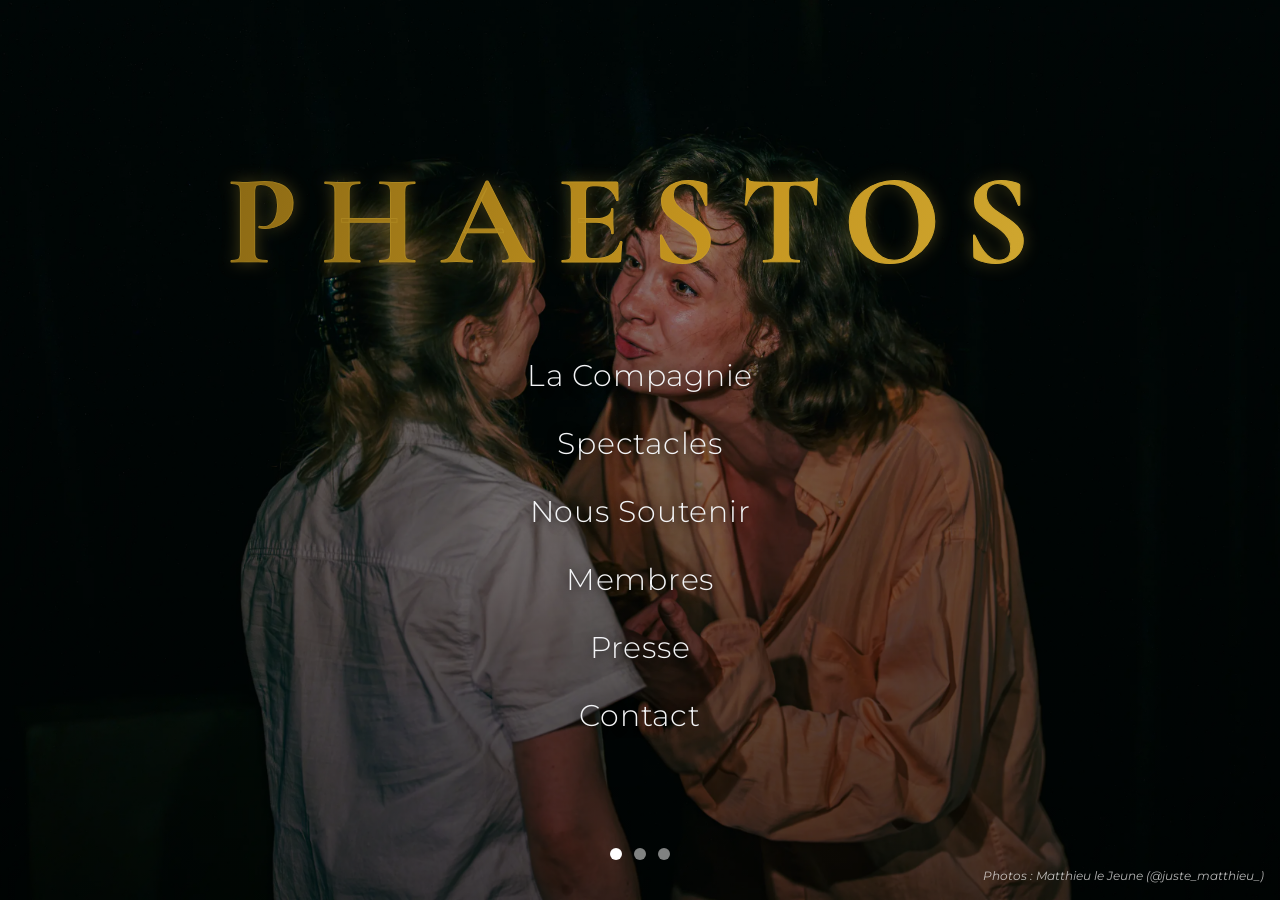
<file: index.html>
<!DOCTYPE html>
<html lang="fr">
<head>
    <meta charset="UTF-8">
    <meta name="viewport" content="width=device-width, initial-scale=1.0">
    <title>Phaestos – Compagnie de théâtre</title>
    <meta name="description" content="Phaestos, compagnie de théâtre : spectacles, artistes et soutien à la création.">
    <meta name="theme-color" content="#111827">
    <meta property="og:type" content="website">
    <meta property="og:locale" content="fr_FR">
    <meta property="og:site_name" content="Phaestos">
    <meta property="og:title" content="Phaestos – Compagnie de théâtre">
    <meta property="og:description" content="Phaestos, compagnie de théâtre : spectacles, artistes et soutien à la création.">
    <link rel="icon" href="favicon.svg" type="image/svg+xml">
    <link rel="preconnect" href="https://fonts.googleapis.com">
    <link rel="preconnect" href="https://fonts.gstatic.com" crossorigin>
    <link rel="stylesheet" href="https://fonts.googleapis.com/css2?family=Cormorant+Garamond:wght@300;400;600;700&family=Montserrat:wght@300;400;500;600&display=swap">
    <link rel="stylesheet" href="tailwind.css">
    <link rel="stylesheet" href="styles.css">
    <noscript><style>.scroll-reveal{opacity:1;transform:none}</style></noscript>
    <style>
        @keyframes fadeInUp {
            from { opacity: 0; transform: translateY(30px); }
            to { opacity: 1; transform: translateY(0); }
        }
        @keyframes shine {
            0% { background-position: -400% center; }
            100% { background-position: 400% center; }
        }
        @keyframes glow {
            0%, 100% {
                text-shadow: 0 0 5px rgba(212, 175, 55, 0.4), 0 0 10px rgba(212, 175, 55, 0.3), 0 0 15px rgba(212, 175, 55, 0.2), 0 5px 20px rgba(0, 0, 0, 0.7);
            }
            50% {
                text-shadow: 0 0 8px rgba(212, 175, 55, 0.5), 0 0 15px rgba(212, 175, 55, 0.4), 0 0 20px rgba(212, 175, 55, 0.3), 0 5px 25px rgba(0, 0, 0, 0.8);
            }
        }
        @keyframes breathe {
            0%, 100% { transform: scale(1); }
            50% { transform: scale(1.01); }
        }
        .fade-in-title {
            background: linear-gradient(110deg, #8b6914 0%, #c4941f 15%, #d4af37 30%, #f4e4a6 45%, #ffd700 50%, #f4e4a6 55%, #d4af37 70%, #c4941f 85%, #8b6914 100%);
            background-size: 400% 100%;
            -webkit-background-clip: text;
            -webkit-text-fill-color: transparent;
            background-clip: text;
            animation: fadeInUp 1.5s ease-out 0s 1 normal forwards, shine 8s linear 2s infinite normal none, glow 4s ease-in-out 1.5s infinite normal none, breathe 5s ease-in-out 2.5s infinite normal none;
            opacity: 0;
            letter-spacing: 0.18em;
            font-weight: 900;
            -webkit-text-stroke: 1px rgba(212, 175, 55, 0.25);
            filter: drop-shadow(0 0 8px rgba(212, 175, 55, 0.3));
        }
        .fade-in-menu { animation: fadeInUp 1.2s ease-out forwards; opacity: 0; }
        .fade-in-menu:nth-child(1) { animation-delay: 0.8s; }
        .fade-in-menu:nth-child(2) { animation-delay: 1s; }
        .fade-in-menu:nth-child(3) { animation-delay: 1.2s; }
        .fade-in-menu:nth-child(4) { animation-delay: 1.4s; }
        .fade-in-menu:nth-child(5) { animation-delay: 1.6s; }
        .fade-in-menu:nth-child(6) { animation-delay: 1.8s; }
        .menu-link { position: relative; transition: all 0.3s ease; }
        .menu-link:hover { color: #d4af37; transform: translateX(10px); }
        .menu-link::before {
            content: '';
            position: absolute;
            left: -30px;
            top: 50%;
            transform: translateY(-50%);
            width: 0;
            height: 2px;
            background: #d4af37;
            transition: width 0.3s ease;
        }
        .menu-link:hover::before { width: 20px; }
        .slide-zoom { background-size: 130% !important; background-position: center !important; }
    </style>
</head>
<body class="bg-gray-900 text-gray-100">
<a href="#contenu" class="skip-link">Aller au contenu</a>
<main id="contenu" class="hero-slider">
    <!--
        Chaque slide déclare 2 images :
        --img-desktop : affichée sur ordinateur / tablette (> 768px)
        --img-mobile  : affichée sur téléphone (<= 768px)
        Le navigateur ne télécharge que l'image qui correspond à l'écran.
    -->
    <div aria-hidden="true" class="hero-slide active"
         style="--img-desktop: url('./images/accueil/pay-aap3.webp');
                    --img-mobile: url('./images/accueil/mobile/pay-aap3-mobile.webp');">
        <div class="hero-overlay"></div>
    </div>
    <div aria-hidden="true" class="hero-slide"
         style="--img-desktop: url('./images/accueil/pay-aap6-modif.webp');
                    --img-mobile: url('./images/accueil/mobile/por-aap1.webp');">
        <div class="hero-overlay"></div>
    </div>
    <div aria-hidden="true" class="hero-slide"
         style="--img-desktop: url('./images/accueil/pay-aap9-modif.webp');
                    --img-mobile: url('./images/accueil/mobile/por-aap2.webp');">
        <div class="hero-overlay"></div>
    </div>

    <div class="relative z-10 h-full flex flex-col items-center justify-center px-6">
        <h1 class="text-5xl sm:text-6xl md:text-9xl font-bold mb-10 md:mb-16 golden-accent fade-in-title">PHAESTOS</h1>

        <nav class="flex flex-col items-center space-y-2 text-center md:space-y-4" aria-label="Navigation principale">
            <a href="pages/compagnie.html" class="menu-link fade-in-menu block py-2 text-xl md:text-3xl text-gray-100 hover:text-golden font-light tracking-wide">La Compagnie</a>
            <a href="pages/spectacles.html" class="menu-link fade-in-menu block py-2 text-xl md:text-3xl text-gray-100 hover:text-golden font-light tracking-wide">
                Spectacles
            </a>
            <a href="pages/soutenir.html" class="menu-link fade-in-menu block py-2 text-xl md:text-3xl text-gray-100 hover:text-golden font-light tracking-wide">Nous Soutenir</a>
            <a href="pages/membres.html" class="menu-link fade-in-menu block py-2 text-xl md:text-3xl text-gray-100 hover:text-golden font-light tracking-wide">Membres</a>
            <a href="pages/presse.html" class="menu-link fade-in-menu block py-2 text-xl md:text-3xl text-gray-100 hover:text-golden font-light tracking-wide">Presse</a>
            <a href="pages/contact.html" class="menu-link fade-in-menu block py-2 text-xl md:text-3xl text-gray-100 hover:text-golden font-light tracking-wide">Contact</a>
        </nav>
    </div>

    <div class="absolute bottom-10 left-1/2 transform -translate-x-1/2 z-20 flex space-x-3">
        <button class="slide-indicator h-3 w-3 rounded-full bg-white transition" type="button" aria-label="Image 1"></button>
        <button class="slide-indicator h-3 w-3 rounded-full bg-white transition" type="button" aria-label="Image 2"></button>
        <button class="slide-indicator h-3 w-3 rounded-full bg-white transition" type="button" aria-label="Image 3"></button>
    </div>
    <!-- Crédit photo -->
    <p class="absolute bottom-4 right-4 z-20 text-[11px] md:text-xs italic text-white/70">
        Photos : Matthieu le Jeune (@juste_matthieu_)
    </p>
</main>

<script src="scripts.js" defer></script>
</body>
</html>
</file>
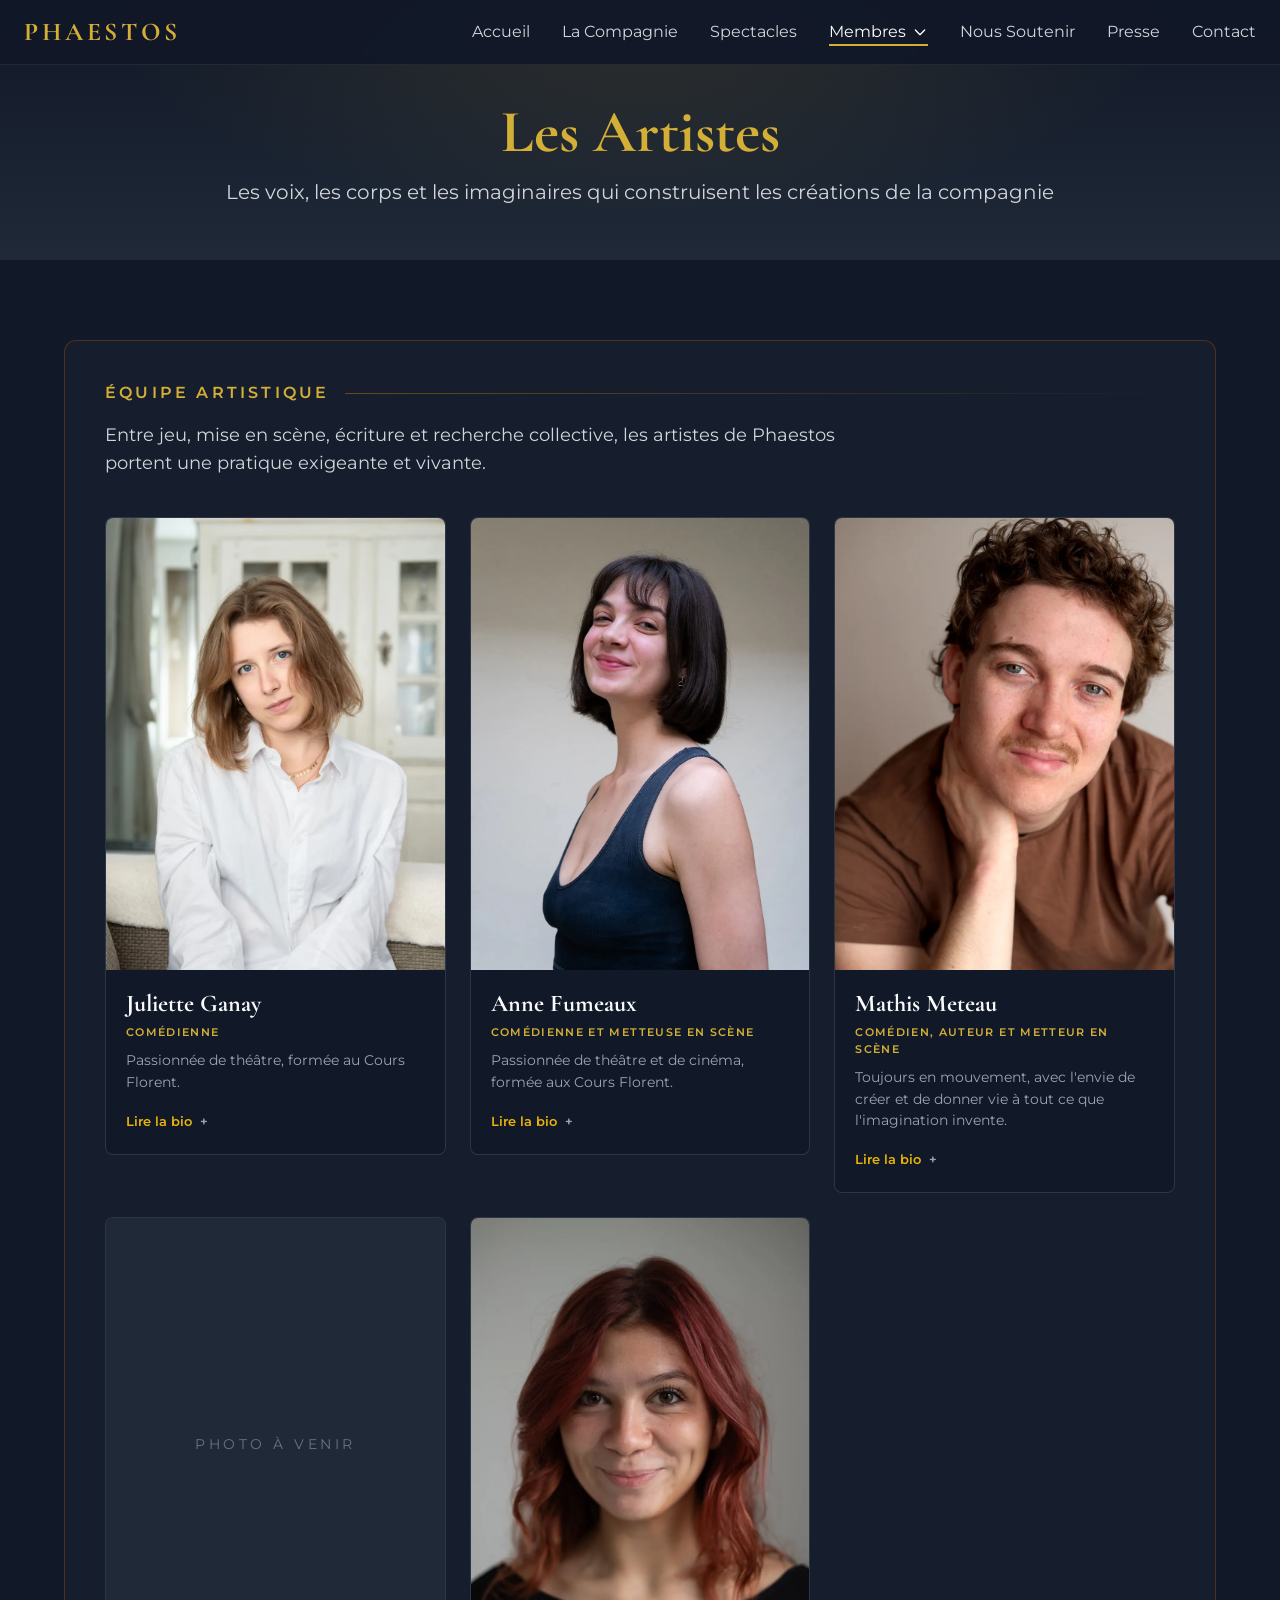
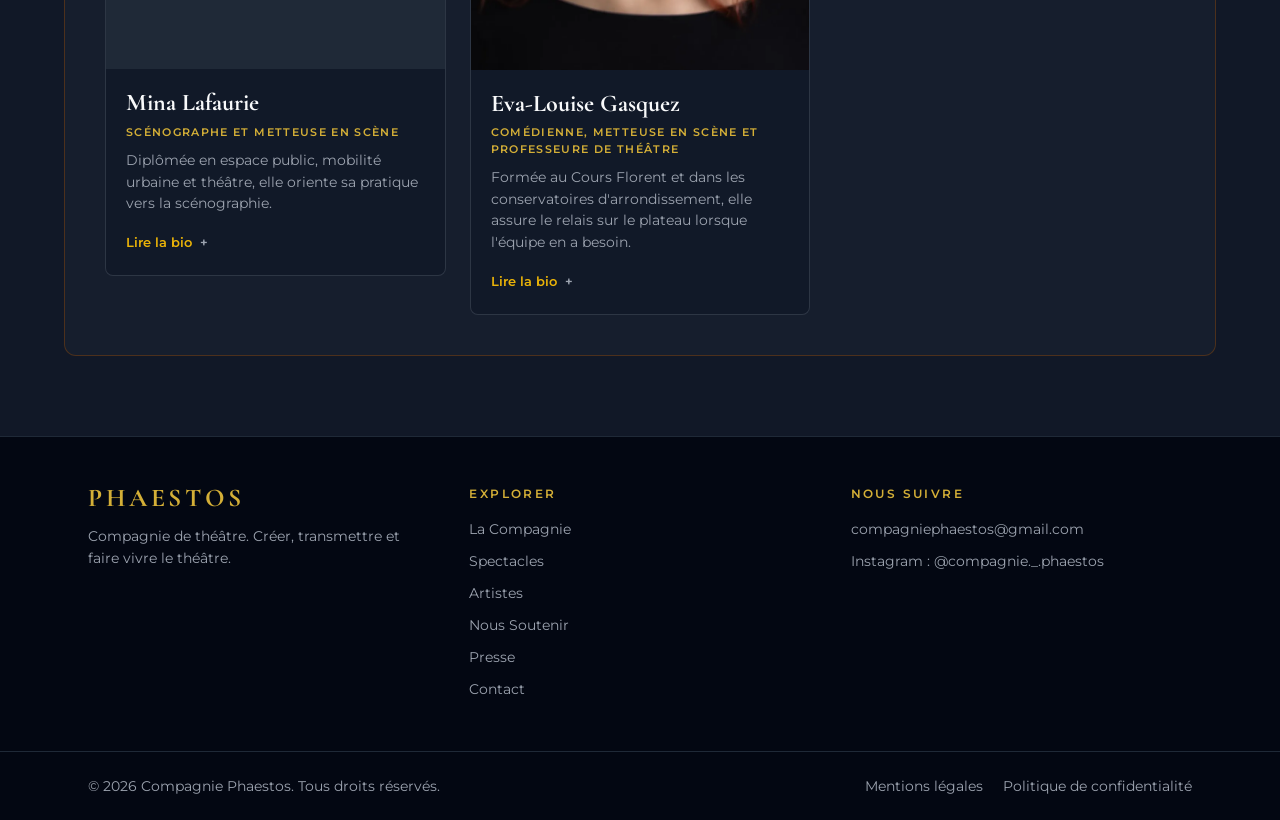
<file: pages/artistes.html>
<!DOCTYPE html>
<html lang="fr">
<head>
    <meta charset="UTF-8">
    <meta name="viewport" content="width=device-width, initial-scale=1.0">
    <title>Les artistes – Phaestos</title>
    <meta name="description" content="Rencontrez les comédiennes, comédiens et metteurs en scène de la compagnie de théâtre Phaestos.">
    <meta name="theme-color" content="#111827">
    <meta property="og:type" content="website">
    <meta property="og:locale" content="fr_FR">
    <meta property="og:site_name" content="Phaestos">
    <meta property="og:title" content="Les artistes – Phaestos">
    <meta property="og:description" content="Rencontrez les comédiennes, comédiens et metteurs en scène de la compagnie de théâtre Phaestos.">
    <link rel="icon" href="../favicon.svg" type="image/svg+xml">
    <link rel="preconnect" href="https://fonts.googleapis.com">
    <link rel="preconnect" href="https://fonts.gstatic.com" crossorigin>
    <link rel="stylesheet" href="https://fonts.googleapis.com/css2?family=Cormorant+Garamond:wght@300;400;600;700&family=Montserrat:wght@300;400;500;600&display=swap">
    <link rel="stylesheet" href="../tailwind.css">
    <link rel="stylesheet" href="../styles.css">
    <script src="../components.js"></script>
    <noscript><style>.scroll-reveal{opacity:1;transform:none}</style></noscript>
</head>
<body class="bg-gray-900 text-gray-100">
    <a href="#contenu" class="skip-link">Aller au contenu</a>
    <site-header></site-header>

    <main id="contenu">

    <header class="page-header">
        <div class="container mx-auto px-6 text-center">
            <h1 class="text-4xl sm:text-4xl sm:text-5xl md:text-6xl font-bold golden-accent mb-4">Les Artistes</h1>
            <p class="text-lg md:text-xl text-gray-300">Les voix, les corps et les imaginaires qui construisent les créations de la compagnie</p>
        </div>
    </header>

    <section class="py-12 md:py-20 bg-gray-900">
        <div class="container mx-auto px-4 sm:px-6">
            <div class="max-w-6xl mx-auto scroll-reveal">
                <div class="rounded-xl border border-yellow-900/60 bg-gray-800/40 p-4 sm:p-6 md:p-10">
                    <div class="mb-4 flex items-center gap-4">
                        <h2 class="text-sm sm:text-base font-body font-semibold uppercase tracking-[0.2em] golden-accent whitespace-nowrap">Équipe artistique</h2>
                        <span class="h-px flex-1 bg-gradient-to-r from-yellow-700/60 to-transparent"></span>
                    </div>
                    <p class="text-base sm:text-lg text-gray-300 max-w-3xl mb-8 md:mb-10 leading-relaxed">Entre jeu, mise en scène, écriture et recherche collective, les artistes de Phaestos portent une pratique exigeante et vivante.</p>
                    <div class="grid grid-cols-1 sm:grid-cols-2 lg:grid-cols-3 gap-4 sm:gap-6 items-start">
                        <article class="member-card">
                            <div class="member-row">
                                <div class="member-photo"><img src="../membres/juliette/juliette.webp" alt="Juliette Ganay, portrait" width="900" height="1200" loading="lazy" class="w-full aspect-[3/4] object-cover object-top"></div>
                            <div class="member-body">
                                <h3 class="member-name">Juliette Ganay</h3>
                                <p class="member-role">Comédienne</p>
                                <p class="member-short">Passionnée de théâtre, formée au Cours Florent.</p>
                            </div>
                            </div>
                            <details class="member-bio">
                                    <summary>Lire la bio</summary>
                                    <div class="member-bio-text"><p>Passionnée de théâtre depuis sa découverte à l'âge de 6 ans, elle décide de se former au Cours Florent. À 21 ans, elle sort de l'école avide de challenges, de dépassement et de rencontres.</p><p>Le travail collectif et les connexions émotionnelles qui en découlent sont ce qu'elle préfère. Juliette se passionne aussi pour la gymnastique artistique, qu'elle a pratiquée pendant plus de 10 ans, le dessin et la danse contemporaine.</p><p class="member-insta"><a href="https://www.instagram.com/jujugny/" target="_blank" rel="noopener noreferrer">Instagram : @jujugny</a></p></div>
                                </details>
                        </article>
                        <article class="member-card">
                            <div class="member-row">
                                <div class="member-photo"><img src="../membres/anne/anne.webp" alt="Anne Fumeaux, portrait" width="900" height="1200" loading="lazy" class="w-full aspect-[3/4] object-cover object-top"></div>
                            <div class="member-body">
                                <h3 class="member-name">Anne Fumeaux</h3>
                                <p class="member-role">Comédienne et metteuse en scène</p>
                                <p class="member-short">Passionnée de théâtre et de cinéma, formée aux Cours Florent.</p>
                            </div>
                            </div>
                            <details class="member-bio">
                                    <summary>Lire la bio</summary>
                                    <div class="member-bio-text"><p>Passionnée de théâtre et de cinéma, Anne Fumeaux se forme aux Cours Florent où elle découvre également un goût pour la mise en scène.</p><p>L'art lui permet de se connecter au monde et de tenter d'y apporter quelque chose.</p></div>
                                </details>
                        </article>
                        <article class="member-card">
                            <div class="member-row">
                                <div class="member-photo"><img src="../membres/mathis/mathis.webp" alt="Mathis Meteau, portrait" width="900" height="1200" loading="lazy" class="w-full aspect-[3/4] object-cover object-top"></div>
                            <div class="member-body">
                                <h3 class="member-name">Mathis Meteau</h3>
                                <p class="member-role">Comédien, auteur et metteur en scène</p>
                                <p class="member-short">Toujours en mouvement, avec l'envie de créer et de donner vie à tout ce que l'imagination invente.</p>
                            </div>
                            </div>
                            <details class="member-bio">
                                    <summary>Lire la bio</summary>
                                    <div class="member-bio-text"><p>Avant tout comédien et acteur, mais aussi auteur, metteur en scène, créateur plasticien, sportif, musicien et photographe.</p><p>Toujours en mouvement, avec pour envie de créer et donner vie à tout ce que l'imagination peut inventer.</p><p>Sa volonté artistique est de valoriser le non-conventionnel et d'aller chercher l'inconnu, là où la peur apparaît.</p></div>
                                </details>
                        </article>
                        <article class="member-card">
                            <div class="member-row">
                                <div class="member-photo"><div class="w-full aspect-[3/4] bg-gray-800 flex items-center justify-center" role="img" aria-label="Photo à venir"><span class="text-gray-500 text-xs sm:text-sm uppercase tracking-[0.25em] text-center px-2">Photo à venir</span></div></div>
                            <div class="member-body">
                                <h3 class="member-name">Mina Lafaurie</h3>
                                <p class="member-role">Scénographe et metteuse en scène</p>
                                <p class="member-short">Diplômée en espace public, mobilité urbaine et théâtre, elle oriente sa pratique vers la scénographie.</p>
                            </div>
                            </div>
                            <details class="member-bio">
                                    <summary>Lire la bio</summary>
                                    <div class="member-bio-text"><p>Diplômée d'un DN MADE mention Espace public et Mobilité urbaine ainsi que d'une licence de théâtre, Mina Lafaurie souhaite orienter sa pratique vers la scénographie.</p><p>Raconter des histoires, mettre en valeur les comédiens et réfléchir à la manière de les accompagner sont des aspects qui l'attirent particulièrement.</p><p>Elle s'intéresse aussi aux solutions plus pérennes et durables pour les scénographies, afin de penser autrement le théâtre.</p><p class="member-insta"><a href="https://www.instagram.com/mina.lfr/" target="_blank" rel="noopener noreferrer">Instagram : @mina.lfr</a></p></div>
                                </details>
                        </article>
                        <article class="member-card">
                            <div class="member-row">
                                <div class="member-photo"><img src="../membres/eva-louise/eva-louise.webp" alt="Eva-Louise Gasquez, portrait" width="900" height="1200" loading="lazy" class="w-full aspect-[3/4] object-cover object-top"></div>
                            <div class="member-body">
                                <h3 class="member-name">Eva-Louise Gasquez</h3>
                                <p class="member-role">Comédienne, metteuse en scène et professeure de théâtre</p>
                                <p class="member-short">Formée au Cours Florent et dans les conservatoires d'arrondissement, elle assure le relais sur le plateau lorsque l'équipe en a besoin.</p>
                            </div>
                            </div>
                            <details class="member-bio">
                                    <summary>Lire la bio</summary>
                                    <div class="member-bio-text"><p>Après un master en communication, puis une formation au Cours Florent et dans les conservatoires d'arrondissement, Eva-Louise est comédienne, metteuse en scène et professeure de théâtre dans plusieurs compagnies (Compagnie de l'Équipage, Compagnie Nébuleuse, Atelier théâtre La Relève). Elle assure le relais sur le plateau lorsque l'équipe en a besoin.</p><p>Avec la Compagnie de l'Équipage, elle a mis en scène <em>Un équipage sous les étoiles</em> (prix Actises 2026), programmé sur une trentaine de dates dans divers théâtres et festivals à Paris.</p><p>À l'Atelier théâtre La Relève, à Bois-Colombes, elle donne des cours de théâtre, écrit et met en scène des pièces depuis 2023.</p></div>
                                </details>
                        </article>
                    </div>
                </div>
            </div>
        </div>
    </section>

    </main>

    <site-footer></site-footer>

    <script src="../scripts.js" defer></script>
</body>
</html>
</file>
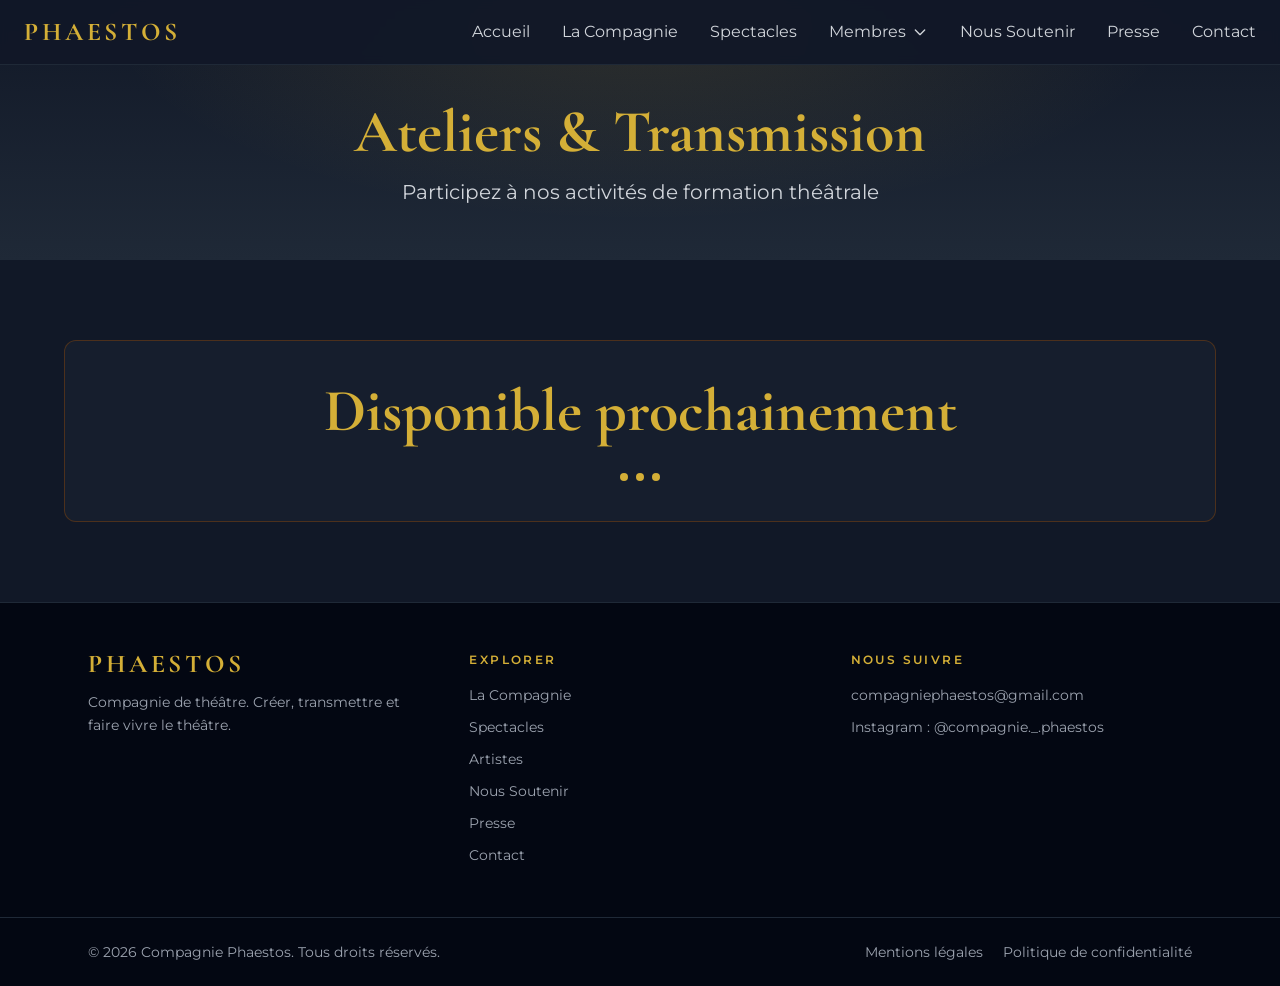
<file: pages/ateliers.html>
<!DOCTYPE html>
<html lang="fr">
<head>
    <meta charset="UTF-8">
    <meta name="viewport" content="width=device-width, initial-scale=1.0">
    <title>Ateliers et transmission – Phaestos</title>
    <meta name="description" content="Ateliers de formation théâtrale de la compagnie Phaestos : bientôt disponibles.">
    <meta name="theme-color" content="#111827">
    <meta property="og:type" content="website">
    <meta property="og:locale" content="fr_FR">
    <meta property="og:site_name" content="Phaestos">
    <meta property="og:title" content="Ateliers et transmission – Phaestos">
    <meta property="og:description" content="Ateliers de formation théâtrale de la compagnie Phaestos : bientôt disponibles.">
    <link rel="icon" href="../favicon.svg" type="image/svg+xml">
    <link rel="preconnect" href="https://fonts.googleapis.com">
    <link rel="preconnect" href="https://fonts.gstatic.com" crossorigin>
    <link rel="stylesheet" href="https://fonts.googleapis.com/css2?family=Cormorant+Garamond:wght@300;400;600;700&family=Montserrat:wght@300;400;500;600&display=swap">
    <link rel="stylesheet" href="../tailwind.css">
    <link rel="stylesheet" href="../styles.css">
    <script src="../components.js"></script>
    <noscript><style>.scroll-reveal{opacity:1;transform:none}</style></noscript>
</head>
<body class="bg-gray-900 text-gray-100">

    <a href="#contenu" class="skip-link">Aller au contenu</a>
    <site-header></site-header>

    <main id="contenu">

    <!-- Page Header -->
    <header class="page-header">
        <div class="container mx-auto px-6 text-center">
            <h1 class="text-4xl sm:text-5xl md:text-6xl font-bold golden-accent mb-4">Ateliers & Transmission</h1>
            <p class="text-lg md:text-xl text-gray-300">Participez à nos activités de formation théâtrale</p>
        </div>
    </header>

    <section class="bg-gray-900 py-12 md:py-20">
        <div class="container mx-auto px-4 sm:px-6">
            <div class="mx-auto max-w-6xl">
                <div class="panel scroll-reveal py-16 text-center md:py-24">
                    <h2 class="text-4xl font-bold golden-accent md:text-6xl">Disponible prochainement</h2>
                    <div class="mt-8 flex items-center justify-center gap-2" aria-hidden="true">
                        <span class="h-2 w-2 rounded-full bg-golden"></span>
                        <span class="h-2 w-2 rounded-full bg-golden"></span>
                        <span class="h-2 w-2 rounded-full bg-golden"></span>
                    </div>
                </div>
            </div>
        </div>
    </section>

    
</main>

    <site-footer></site-footer>

    <script src="../scripts.js" defer></script>
</body>
</html>
</file>
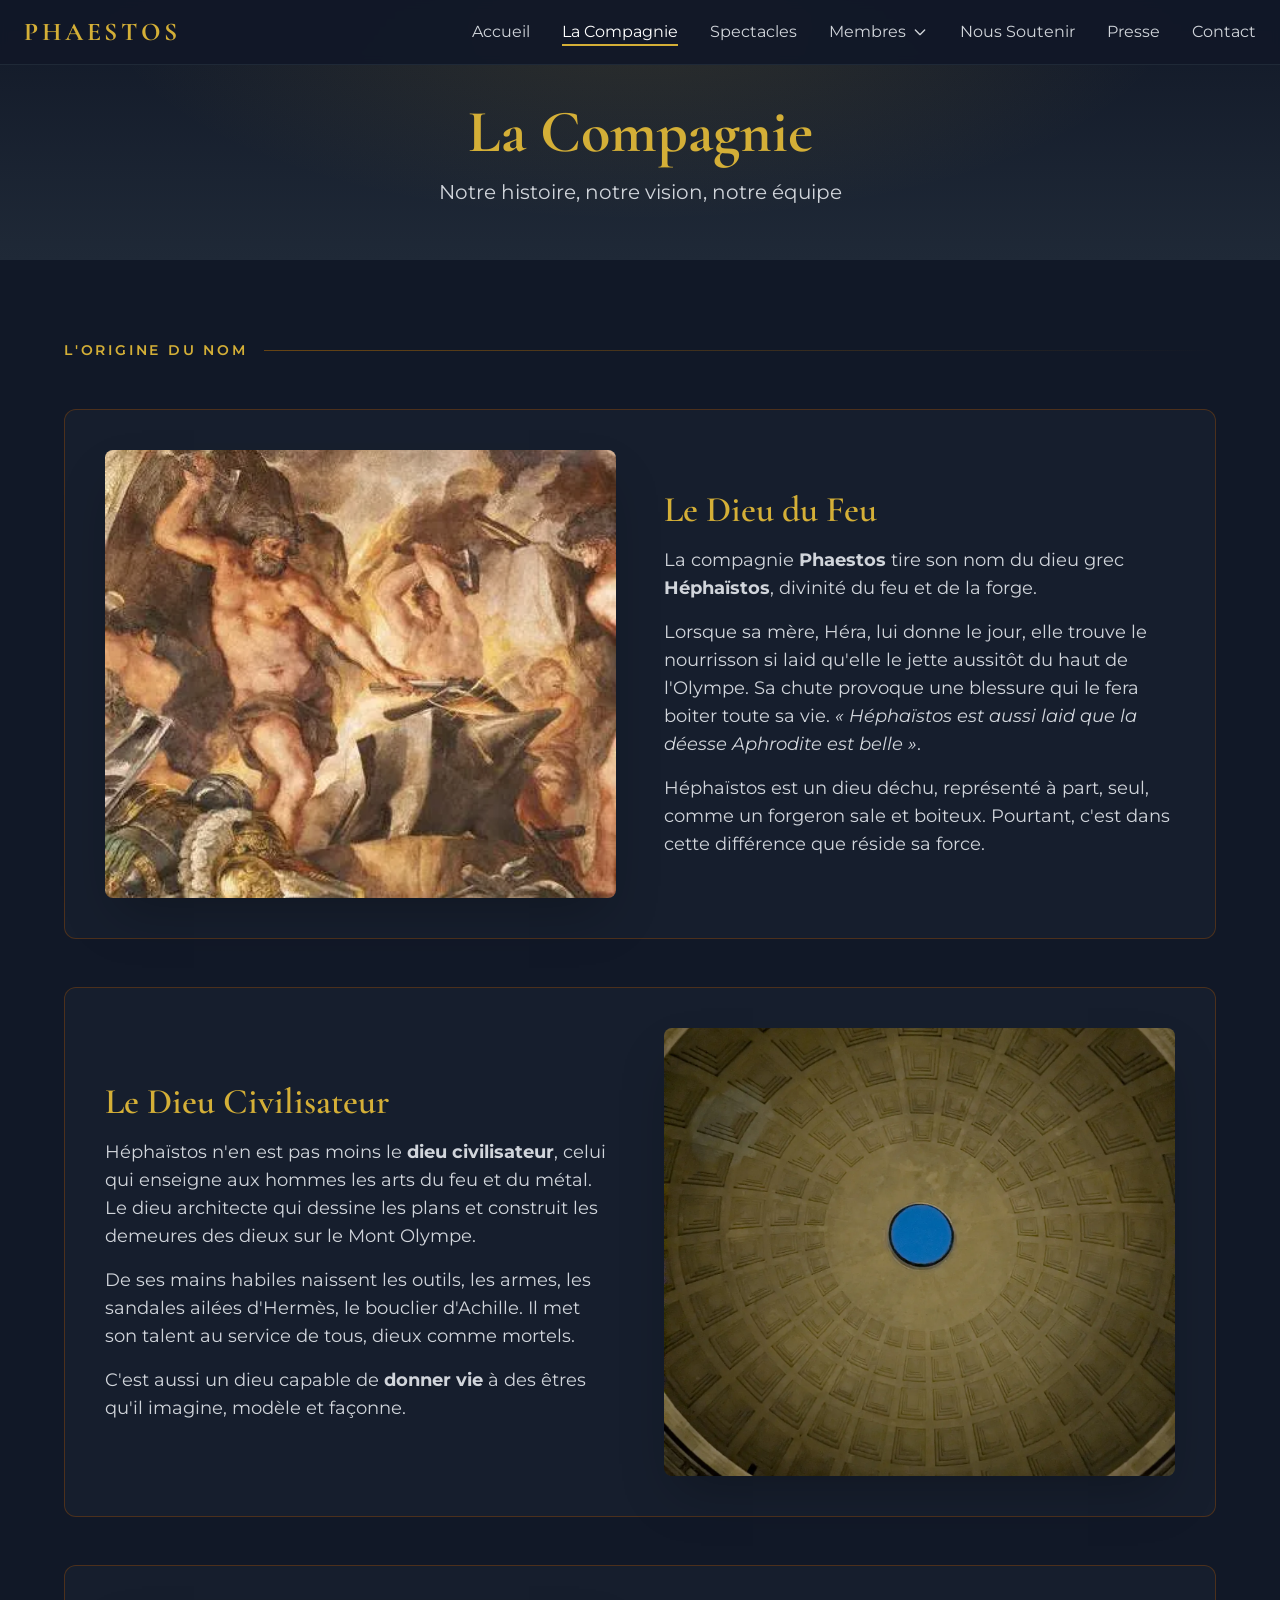
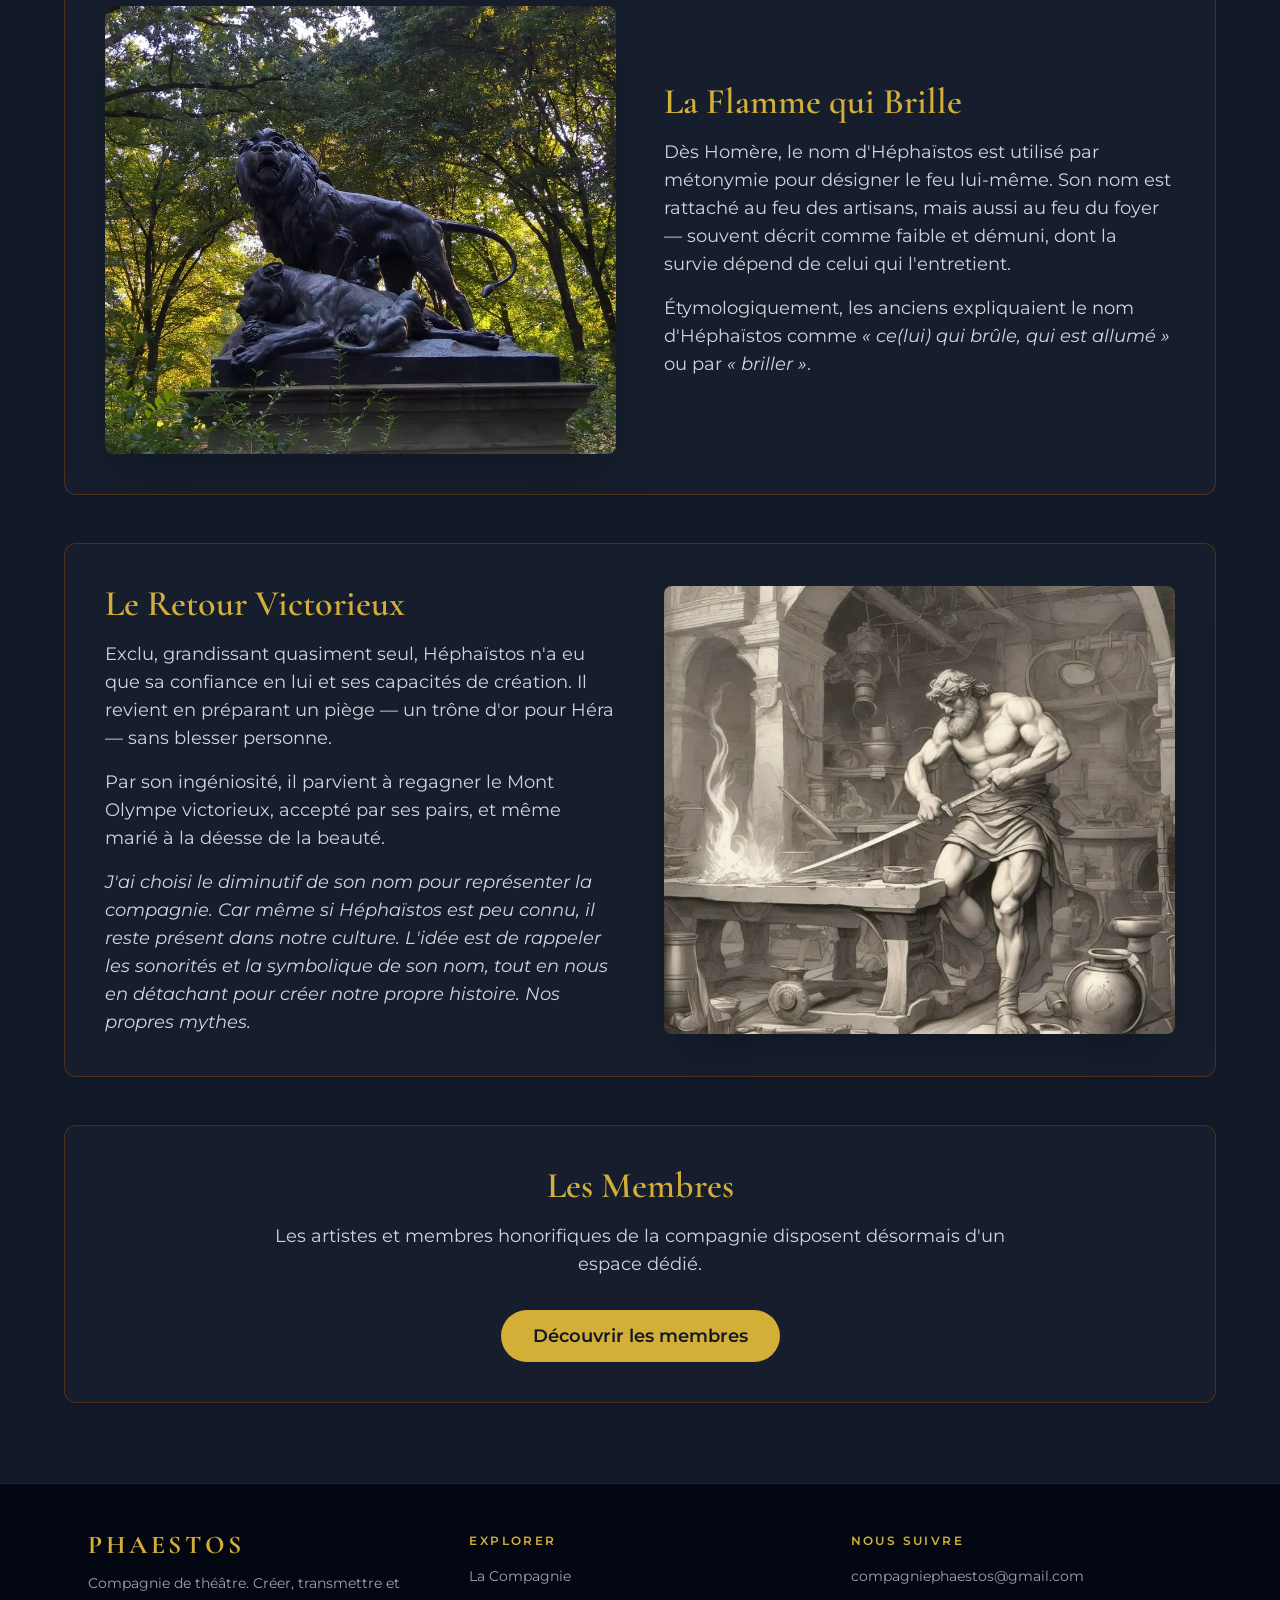
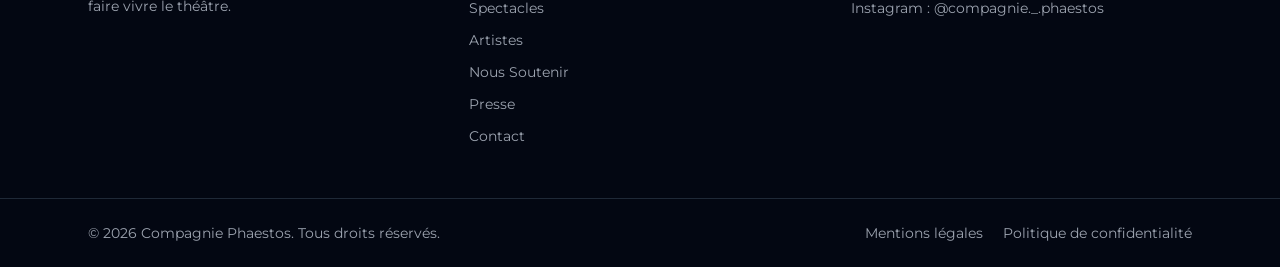
<file: pages/compagnie.html>
<!DOCTYPE html>
<html lang="fr">
<head>
    <meta charset="UTF-8">
    <meta name="viewport" content="width=device-width, initial-scale=1.0">
    <title>La Compagnie – Phaestos</title>
    <meta name="description" content="Phaestos est une compagnie de théâtre. Découvrez l'origine de son nom, Héphaïstos, dieu du feu et de la forge, et l'histoire de la compagnie.">
    <meta name="theme-color" content="#111827">
    <meta property="og:type" content="website">
    <meta property="og:locale" content="fr_FR">
    <meta property="og:site_name" content="Phaestos">
    <meta property="og:title" content="La Compagnie – Phaestos">
    <meta property="og:description" content="Phaestos est une compagnie de théâtre. Découvrez l'origine de son nom, Héphaïstos, dieu du feu et de la forge, et l'histoire de la compagnie.">
    <link rel="icon" href="../favicon.svg" type="image/svg+xml">
    <link rel="preconnect" href="https://fonts.googleapis.com">
    <link rel="preconnect" href="https://fonts.gstatic.com" crossorigin>
    <link rel="stylesheet" href="https://fonts.googleapis.com/css2?family=Cormorant+Garamond:wght@300;400;600;700&family=Montserrat:wght@300;400;500;600&display=swap">
    <link rel="stylesheet" href="../tailwind.css">
    <link rel="stylesheet" href="../styles.css">
    <script src="../components.js"></script>
    <noscript><style>.scroll-reveal{opacity:1;transform:none}</style></noscript>
</head>
<body class="bg-gray-900 text-gray-100">

    <a href="#contenu" class="skip-link">Aller au contenu</a>
    <site-header></site-header>

    <main id="contenu">

    <!-- Page Header -->
    <header class="page-header">
        <div class="container mx-auto px-6 text-center">
            <h1 class="text-4xl sm:text-5xl md:text-6xl font-bold golden-accent mb-4">La Compagnie</h1>
            <p class="text-lg md:text-xl text-gray-300">Notre histoire, notre vision, notre équipe</p>
        </div>
    </header>

    <!-- Section La Compagnie -->
    <section class="bg-gray-900 py-12 md:py-20">
        <div class="container mx-auto px-4 sm:px-6">
            <div class="mx-auto max-w-6xl">

                <div class="mb-8 flex items-center gap-4 md:mb-12">
                    <h2 class="section-label">L'origine du nom</h2>
                    <span class="section-rule"></span>
                </div>

                <!-- Premier bloc -->
                <article class="panel scroll-reveal mb-8 md:mb-12">
                    <div class="grid items-center gap-6 md:grid-cols-2 md:gap-12">
                        <img src="../images/histoire/hepha3.webp" width="400" height="476" loading="lazy"
                             alt="Héphaïstos"
                             class="mx-auto w-full max-w-sm rounded-lg object-cover shadow-2xl md:max-w-none md:h-[28rem]">
                        <div>
                            <h3 class="mb-4 text-3xl font-semibold golden-accent md:text-4xl">Le Dieu du Feu</h3>
                            <div class="space-y-4 text-base leading-relaxed text-gray-300 sm:text-lg">
                                <p>
                                    La compagnie <strong>Phaestos</strong> tire son nom du dieu grec <strong>Héphaïstos</strong>, divinité du feu et de la forge.
                                </p>
                                <p>
                                    Lorsque sa mère, Héra, lui donne le jour, elle trouve le nourrisson si laid qu'elle le jette aussitôt du haut de l'Olympe. Sa chute provoque une blessure qui le fera boiter toute sa vie. <em>« Héphaïstos est aussi laid que la déesse Aphrodite est belle »</em>.
                                </p>
                                <p>
                                    Héphaïstos est un dieu déchu, représenté à part, seul, comme un forgeron sale et boiteux. Pourtant, c'est dans cette différence que réside sa force.
                                </p>
                            </div>
                        </div>
                    </div>
                </article>

                <!-- Deuxième bloc -->
                <article class="panel scroll-reveal mb-8 md:mb-12">
                    <div class="grid items-center gap-6 md:grid-cols-2 md:gap-12">
                        <img src="../images/histoire/roof.webp" width="1400" height="1867" loading="lazy"
                             alt="Architecture"
                             class="aspect-[4/3] w-full rounded-lg object-cover shadow-2xl md:order-2 md:aspect-auto md:h-[28rem]">
                        <div class="md:order-1">
                            <h3 class="mb-4 text-3xl font-semibold golden-accent md:text-4xl">Le Dieu Civilisateur</h3>
                            <div class="space-y-4 text-base leading-relaxed text-gray-300 sm:text-lg">
                                <p>
                                    Héphaïstos n'en est pas moins le <strong>dieu civilisateur</strong>, celui qui enseigne aux hommes les arts du feu et du métal. Le dieu architecte qui dessine les plans et construit les demeures des dieux sur le Mont Olympe.
                                </p>
                                <p>
                                    De ses mains habiles naissent les outils, les armes, les sandales ailées d'Hermès, le bouclier d'Achille. Il met son talent au service de tous, dieux comme mortels.
                                </p>
                                <p>
                                    C'est aussi un dieu capable de <strong>donner vie</strong> à des êtres qu'il imagine, modèle et façonne.
                                </p>
                            </div>
                        </div>
                    </div>
                </article>

                <!-- Troisième bloc -->
                <article class="panel scroll-reveal mb-8 md:mb-12">
                    <div class="grid items-center gap-6 md:grid-cols-2 md:gap-12">
                        <img src="../images/histoire/lion.webp" width="1400" height="788" loading="lazy"
                             alt="Le retour victorieux"
                             class="aspect-[4/3] w-full rounded-lg object-cover shadow-2xl md:aspect-auto md:h-[28rem]">
                        <div>
                            <h3 class="mb-4 text-3xl font-semibold golden-accent md:text-4xl">La Flamme qui Brille</h3>
                            <div class="space-y-4 text-base leading-relaxed text-gray-300 sm:text-lg">
                                <p>
                                    Dès Homère, le nom d'Héphaïstos est utilisé par métonymie pour désigner le feu lui-même. Son nom est rattaché au feu des artisans, mais aussi au feu du foyer — souvent décrit comme faible et démuni, dont la survie dépend de celui qui l'entretient.
                                </p>
                                <p>
                                    Étymologiquement, les anciens expliquaient le nom d'Héphaïstos comme <em>« ce(lui) qui brûle, qui est allumé »</em> ou par <em>« briller »</em>.
                                </p>
                            </div>
                        </div>
                    </div>
                </article>

                <!-- Quatrième bloc -->
                <article class="panel scroll-reveal mb-8 md:mb-12">
                    <div class="grid items-center gap-6 md:grid-cols-2 md:gap-12">
                        <img src="../images/histoire/hepha2.webp" width="736" height="736" loading="lazy"
                             alt="Héphaïstos au travail"
                             class="aspect-[4/3] w-full rounded-lg object-cover shadow-2xl md:order-2 md:aspect-auto md:h-[28rem]">
                        <div class="md:order-1">
                            <h3 class="mb-4 text-3xl font-semibold golden-accent md:text-4xl">Le Retour Victorieux</h3>
                            <div class="space-y-4 text-base leading-relaxed text-gray-300 sm:text-lg">
                                <p>
                                    Exclu, grandissant quasiment seul, Héphaïstos n'a eu que sa confiance en lui et ses capacités de création. Il revient en préparant un piège — un trône d'or pour Héra — sans blesser personne.
                                </p>
                                <p>
                                    Par son ingéniosité, il parvient à regagner le Mont Olympe victorieux, accepté par ses pairs, et même marié à la déesse de la beauté.
                                </p>
                                <p class="italic">
                                    J'ai choisi le diminutif de son nom pour représenter la compagnie. Car même si Héphaïstos est peu connu, il reste présent dans notre culture. L'idée est de rappeler les sonorités et la symbolique de son nom, tout en nous en détachant pour créer notre propre histoire. Nos propres mythes.
                                </p>
                            </div>
                        </div>
                    </div>
                </article>

                <!-- Les membres -->
                <div class="panel scroll-reveal text-center">
                    <h2 class="mb-4 text-3xl font-semibold golden-accent md:text-4xl">Les Membres</h2>
                    <p class="mx-auto mb-8 max-w-3xl text-base text-gray-300 sm:text-lg">
                        Les artistes et membres honorifiques de la compagnie disposent désormais d'un espace dédié.
                    </p>
                    <a href="artistes.html" class="inline-block rounded-full bg-golden px-8 py-3 text-lg font-semibold text-gray-900 transition hover:bg-yellow-500">
                        Découvrir les membres
                    </a>
                </div>
            </div>
        </div>
    </section>

    
</main>

    <site-footer></site-footer>

    <script src="../scripts.js" defer></script>
</body>
</html>
</file>
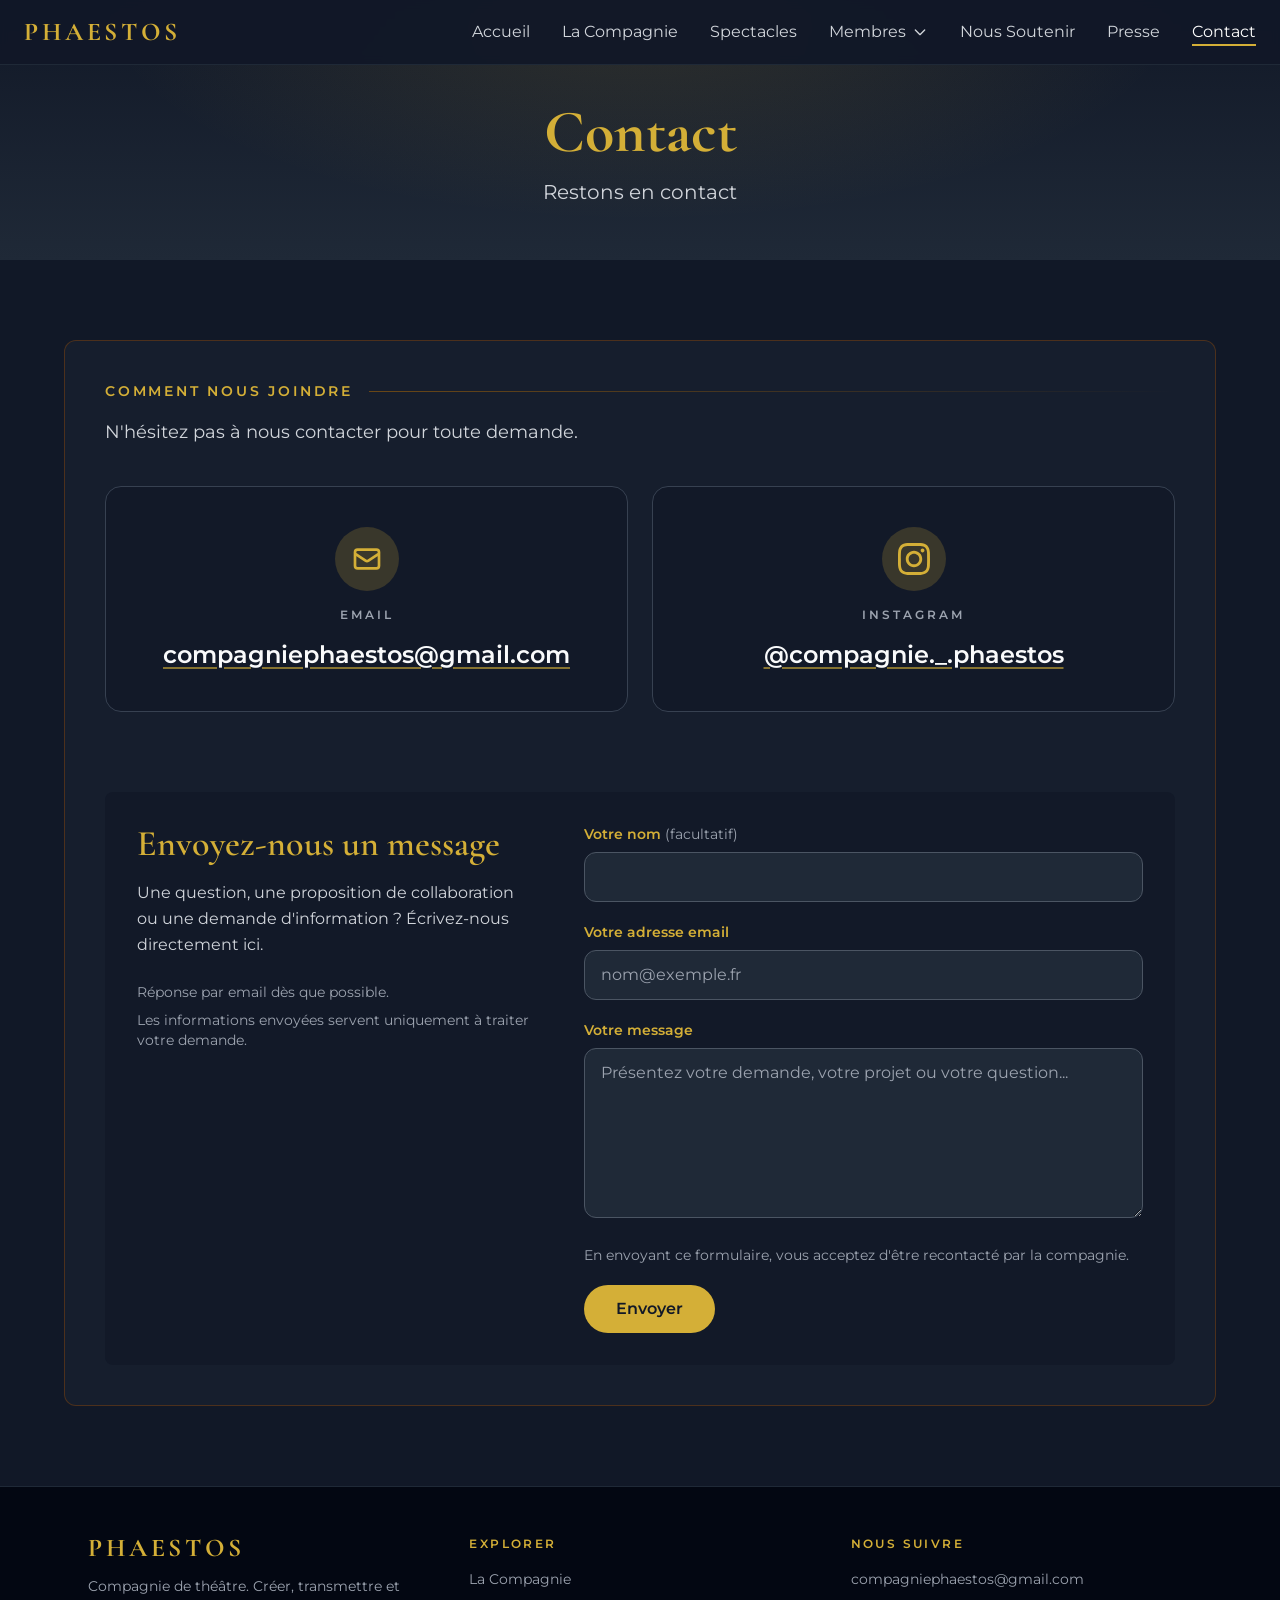
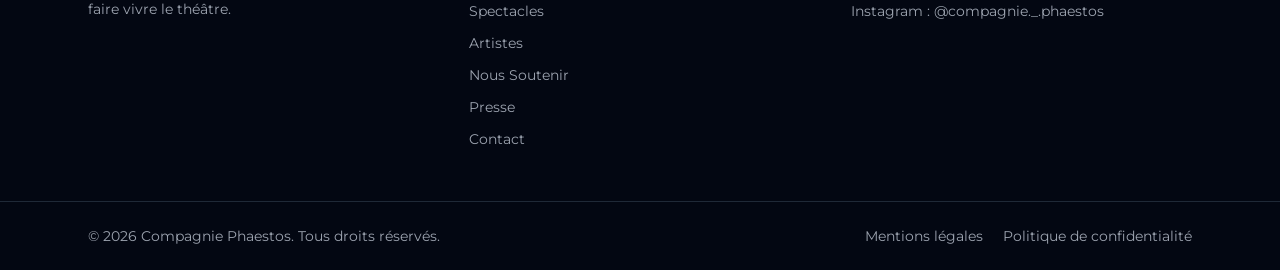
<file: pages/contact.html>
<!DOCTYPE html>
<html lang="fr">
<head>
    <meta charset="UTF-8">
    <meta name="viewport" content="width=device-width, initial-scale=1.0">
    <title>Contact – Phaestos</title>
    <meta name="description" content="Contactez la compagnie de théâtre Phaestos par email, Instagram ou via le formulaire de contact.">
    <meta name="theme-color" content="#111827">
    <meta property="og:type" content="website">
    <meta property="og:locale" content="fr_FR">
    <meta property="og:site_name" content="Phaestos">
    <meta property="og:title" content="Contact – Phaestos">
    <meta property="og:description" content="Contactez la compagnie de théâtre Phaestos par email, Instagram ou via le formulaire de contact.">
    <link rel="icon" href="../favicon.svg" type="image/svg+xml">
    <link rel="preconnect" href="https://fonts.googleapis.com">
    <link rel="preconnect" href="https://fonts.gstatic.com" crossorigin>
    <link rel="stylesheet" href="https://fonts.googleapis.com/css2?family=Cormorant+Garamond:wght@300;400;600;700&family=Montserrat:wght@300;400;500;600&display=swap">
    <link rel="stylesheet" href="../tailwind.css">
    <link rel="stylesheet" href="../styles.css">
    <script src="../components.js"></script>
    <noscript><style>.scroll-reveal{opacity:1;transform:none}</style></noscript>
</head>
<body class="bg-gray-900 text-gray-100">

    <a href="#contenu" class="skip-link">Aller au contenu</a>
    <site-header></site-header>

    <main id="contenu">

    <!-- Page Header -->
    <header class="page-header">
        <div class="container mx-auto px-6 text-center">
            <h1 class="text-4xl sm:text-5xl md:text-6xl font-bold golden-accent mb-4">Contact</h1>
            <p class="text-lg md:text-xl text-gray-300">Restons en contact</p>
        </div>
    </header>

    <section class="bg-gray-900 py-12 md:py-20">
        <div class="container mx-auto px-4 sm:px-6">
            <div class="mx-auto max-w-6xl">
                <div class="panel scroll-reveal">
                    <div class="mb-4 flex items-center gap-4">
                        <h2 class="section-label">Comment nous joindre</h2>
                        <span class="section-rule"></span>
                    </div>
                    <p class="mb-8 max-w-3xl text-base text-gray-300 sm:text-lg md:mb-10">N'hésitez pas à nous contacter pour toute demande.</p>

                    <div class="mb-14 grid gap-5 sm:gap-6 md:mb-20 md:grid-cols-2">
                        <!-- Email -->
                        <a href="mailto:compagniephaestos@gmail.com" class="group flex flex-col items-center gap-4 rounded-2xl border border-gray-700 bg-gray-900/70 px-6 py-8 text-center transition hover:border-golden/70 hover:bg-gray-900 sm:py-10">
                            <span class="inline-flex h-16 w-16 items-center justify-center rounded-full bg-golden/20 transition group-hover:bg-golden/30" aria-hidden="true">
                                <svg class="h-8 w-8 text-golden" fill="none" stroke="currentColor" viewBox="0 0 24 24"><path stroke-linecap="round" stroke-linejoin="round" stroke-width="2" d="M3 8l7.89 5.26a2 2 0 002.22 0L21 8M5 19h14a2 2 0 002-2V7a2 2 0 00-2-2H5a2 2 0 00-2 2v10a2 2 0 002 2z"></path></svg>
                            </span>
                            <span class="text-xs font-semibold uppercase tracking-[0.25em] text-gray-400">Email</span>
                            <span class="[overflow-wrap:anywhere] text-xl font-semibold text-gray-50 underline decoration-golden/60 underline-offset-4 transition group-hover:text-golden sm:text-2xl">compagniephaestos@gmail.com</span>
                        </a>

                        <!-- Instagram -->
                        <a href="https://www.instagram.com/compagnie._.phaestos" target="_blank" rel="noopener noreferrer" class="group flex flex-col items-center gap-4 rounded-2xl border border-gray-700 bg-gray-900/70 px-6 py-8 text-center transition hover:border-golden/70 hover:bg-gray-900 sm:py-10">
                            <span class="inline-flex h-16 w-16 items-center justify-center rounded-full bg-golden/20 transition group-hover:bg-golden/30" aria-hidden="true">
                                <svg class="h-8 w-8 text-golden" fill="currentColor" viewBox="0 0 24 24"><path d="M12 2.163c3.204 0 3.584.012 4.85.07 3.252.148 4.771 1.691 4.919 4.919.058 1.265.069 1.645.069 4.849 0 3.205-.012 3.584-.069 4.849-.149 3.225-1.664 4.771-4.919 4.919-1.266.058-1.644.07-4.85.07-3.204 0-3.584-.012-4.849-.07-3.26-.149-4.771-1.699-4.919-4.92-.058-1.265-.07-1.644-.07-4.849 0-3.204.013-3.583.07-4.849.149-3.227 1.664-4.771 4.919-4.919 1.266-.057 1.645-.069 4.849-.069zm0-2.163c-3.259 0-3.667.014-4.947.072-4.358.2-6.78 2.618-6.98 6.98-.059 1.281-.073 1.689-.073 4.948 0 3.259.014 3.668.072 4.948.2 4.358 2.618 6.78 6.98 6.98 1.281.058 1.689.072 4.948.072 3.259 0 3.668-.014 4.948-.072 4.354-.2 6.782-2.618 6.979-6.98.059-1.28.073-1.689.073-4.948 0-3.259-.014-3.667-.072-4.947-.196-4.354-2.617-6.78-6.979-6.98-1.281-.059-1.69-.073-4.949-.073zm0 5.838c-3.403 0-6.162 2.759-6.162 6.162s2.759 6.163 6.162 6.163 6.162-2.759 6.162-6.163c0-3.403-2.759-6.162-6.162-6.162zm0 10.162c-2.209 0-4-1.79-4-4 0-2.209 1.791-4 4-4s4 1.791 4 4c0 2.21-1.791 4-4 4zm6.406-11.845c-.796 0-1.441.645-1.441 1.44s.645 1.44 1.441 1.44c.795 0 1.439-.645 1.439-1.44s-.644-1.44-1.439-1.44z"/></svg>
                            </span>
                            <span class="text-xs font-semibold uppercase tracking-[0.25em] text-gray-400">Instagram</span>
                            <span class="[overflow-wrap:anywhere] text-xl font-semibold text-gray-50 underline decoration-golden/60 underline-offset-4 transition group-hover:text-golden sm:text-2xl">@compagnie._.phaestos<span class="sr-only"> (nouvel onglet)</span></span>
                        </a>
                    </div>

                    <!-- Formulaire -->
                    <div class="grid gap-8 rounded-lg bg-gray-900/70 p-5 sm:p-6 md:p-8 lg:grid-cols-[1fr_1.4fr] lg:gap-12">
                        <div>
                            <h3 class="mb-4 text-3xl font-semibold golden-accent md:text-4xl">Envoyez-nous un message</h3>
                            <p class="mb-6 leading-relaxed text-gray-300">
                                Une question, une proposition de collaboration ou une demande d'information ? Écrivez-nous directement ici.
                            </p>
                            <div class="space-y-2 text-sm text-gray-400">
                                <p>Réponse par email dès que possible.</p>
                                <p>Les informations envoyées servent uniquement à traiter votre demande.</p>
                            </div>
                        </div>

                        <form id="contact-form" action="https://formspree.io/f/meelybjb" method="POST" class="space-y-5">
                            <div>
                                <label for="name" class="mb-2 block text-sm font-semibold text-golden">Votre nom <span class="font-normal text-gray-400">(facultatif)</span></label>
                                <input id="name" type="text" name="name" autocomplete="name"
                                       class="w-full rounded-xl border border-gray-600 bg-gray-800 px-4 py-3 text-gray-100 placeholder-gray-400 transition focus:border-golden focus:outline-none focus:ring-2 focus:ring-golden/30">
                            </div>
                            <div>
                                <label for="email" class="mb-2 block text-sm font-semibold text-golden">Votre adresse email</label>
                                <input id="email" type="email" name="email" required autocomplete="email" placeholder="nom@exemple.fr"
                                       class="w-full rounded-xl border border-gray-600 bg-gray-800 px-4 py-3 text-gray-100 placeholder-gray-400 transition focus:border-golden focus:outline-none focus:ring-2 focus:ring-golden/30">
                            </div>
                            <div>
                                <label for="message" class="mb-2 block text-sm font-semibold text-golden">Votre message</label>
                                <textarea id="message" name="message" required rows="6" placeholder="Présentez votre demande, votre projet ou votre question..."
                                          class="w-full rounded-xl border border-gray-600 bg-gray-800 px-4 py-3 text-gray-100 placeholder-gray-400 transition focus:border-golden focus:outline-none focus:ring-2 focus:ring-golden/30"></textarea>
                            </div>
                            <!-- Champ piège anti-spam : invisible pour les visiteurs -->
                            <input type="text" name="_gotcha" tabindex="-1" autocomplete="off" class="hidden" aria-hidden="true">

                            <p class="text-sm text-gray-400">En envoyant ce formulaire, vous acceptez d'être recontacté par la compagnie.</p>
                            <div class="flex flex-col items-start gap-4 sm:flex-row sm:items-center">
                                <button type="submit" class="inline-flex w-full items-center justify-center rounded-full bg-golden px-8 py-3 font-semibold text-gray-900 transition hover:bg-yellow-500 sm:w-auto">
                                    Envoyer
                                </button>
                                <p id="form-status" role="status" aria-live="polite" class="text-sm"></p>
                            </div>
                        </form>
                    </div>
                </div>
            </div>
        </div>
    </section>

    <script>
        // Envoi du formulaire sans quitter la page, avec un message de confirmation
        (function () {
            var form = document.getElementById('contact-form');
            var status = document.getElementById('form-status');
            if (!form || !window.fetch) return;
            form.addEventListener('submit', function (e) {
                e.preventDefault();
                var button = form.querySelector('button[type="submit"]');
                button.disabled = true;
                status.className = 'text-sm text-gray-300';
                status.textContent = 'Envoi en cours…';
                fetch(form.action, { method: 'POST', body: new FormData(form), headers: { Accept: 'application/json' } })
                    .then(function (r) {
                        if (!r.ok) throw new Error();
                        form.reset();
                        status.className = 'text-sm text-green-400';
                        status.textContent = 'Merci, votre message a bien été envoyé.';
                    })
                    .catch(function () {
                        status.className = 'text-sm text-red-400';
                        status.textContent = "L'envoi a échoué. Réessayez ou écrivez-nous à compagniephaestos@gmail.com.";
                    })
                    .finally(function () { button.disabled = false; });
            });
        })();
    </script>

    
</main>

    <site-footer></site-footer>

    <script src="../scripts.js" defer></script>
</body>
</html>
</file>
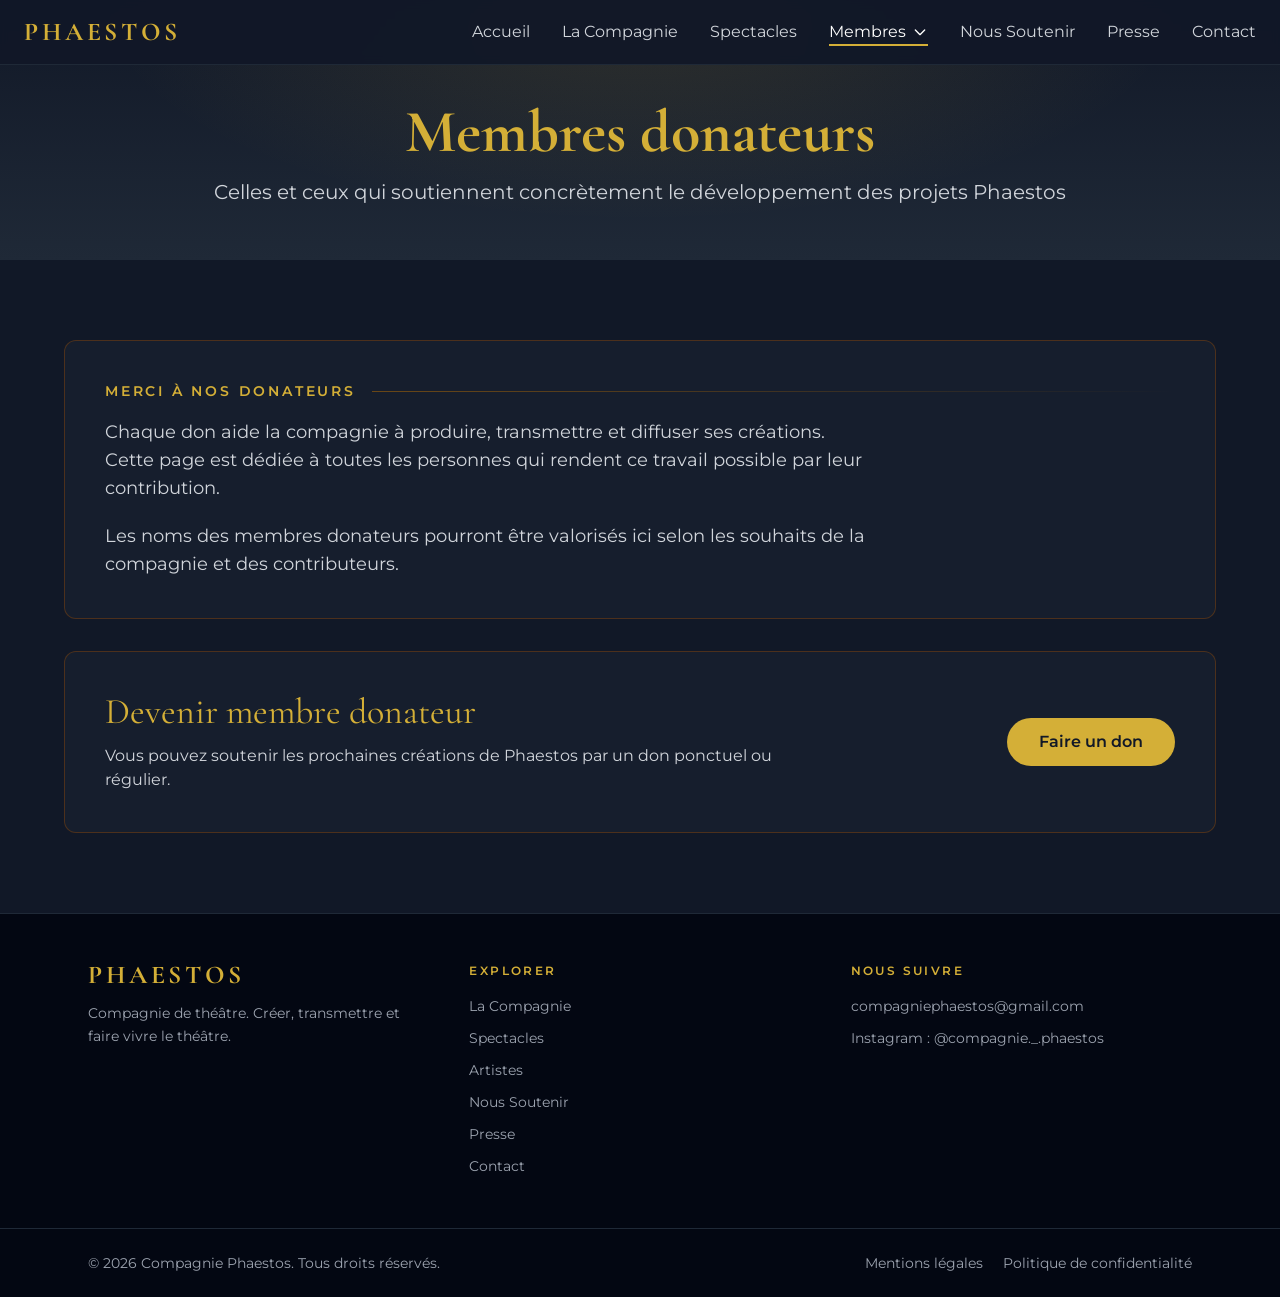
<file: pages/membres-donateurs.html>
<!DOCTYPE html>
<html lang="fr">
<head>
    <meta charset="UTF-8">
    <meta name="viewport" content="width=device-width, initial-scale=1.0">
    <title>Membres donateurs – Phaestos</title>
    <meta name="description" content="Merci aux donateurs qui rendent possibles les créations de la compagnie de théâtre Phaestos.">
    <meta name="theme-color" content="#111827">
    <meta property="og:type" content="website">
    <meta property="og:locale" content="fr_FR">
    <meta property="og:site_name" content="Phaestos">
    <meta property="og:title" content="Membres donateurs – Phaestos">
    <meta property="og:description" content="Merci aux donateurs qui rendent possibles les créations de la compagnie de théâtre Phaestos.">
    <link rel="icon" href="../favicon.svg" type="image/svg+xml">
    <link rel="preconnect" href="https://fonts.googleapis.com">
    <link rel="preconnect" href="https://fonts.gstatic.com" crossorigin>
    <link rel="stylesheet" href="https://fonts.googleapis.com/css2?family=Cormorant+Garamond:wght@300;400;600;700&family=Montserrat:wght@300;400;500;600&display=swap">
    <link rel="stylesheet" href="../tailwind.css">
    <link rel="stylesheet" href="../styles.css">
    <script src="../components.js"></script>
    <noscript><style>.scroll-reveal{opacity:1;transform:none}</style></noscript>
</head>
<body class="bg-gray-900 text-gray-100">
    <a href="#contenu" class="skip-link">Aller au contenu</a>
    <site-header></site-header>

    <main id="contenu">

    <header class="page-header">
        <div class="container mx-auto px-6 text-center">
            <h1 class="text-4xl sm:text-5xl md:text-6xl font-bold golden-accent mb-4">Membres donateurs</h1>
            <p class="text-lg md:text-xl text-gray-300">Celles et ceux qui soutiennent concrètement le développement des projets Phaestos</p>
        </div>
    </header>

    <section class="bg-gray-900 py-12 md:py-20">
        <div class="container mx-auto px-4 sm:px-6">
            <div class="mx-auto max-w-6xl space-y-6 md:space-y-8">
                <div class="panel scroll-reveal">
                    <div class="mb-4 flex items-center gap-4">
                        <h2 class="section-label">Merci à nos donateurs</h2>
                        <span class="section-rule"></span>
                    </div>
                    <div class="max-w-3xl space-y-5 text-base leading-relaxed text-gray-300 sm:text-lg">
                        <p>Chaque don aide la compagnie à produire, transmettre et diffuser ses créations. Cette page est dédiée à toutes les personnes qui rendent ce travail possible par leur contribution.</p>
                        <p>Les noms des membres donateurs pourront être valorisés ici selon les souhaits de la compagnie et des contributeurs.</p>
                    </div>
                </div>

                <div class="panel scroll-reveal flex flex-col gap-6 md:flex-row md:items-center md:justify-between">
                    <div>
                        <h2 class="mb-3 text-3xl golden-accent md:text-4xl">Devenir membre donateur</h2>
                        <p class="max-w-2xl text-gray-300">Vous pouvez soutenir les prochaines créations de Phaestos par un don ponctuel ou régulier.</p>
                    </div>
                    <a href="https://www.helloasso.com/associations/compagnie-phaestos/formulaires/1" target="_blank" rel="noopener noreferrer" class="inline-flex shrink-0 items-center justify-center rounded-full bg-golden px-8 py-3 font-semibold text-gray-900 transition hover:bg-yellow-500">Faire un don<span class="sr-only"> (nouvel onglet)</span></a>
                </div>
            </div>
        </div>
    </section>

    
</main>

    <site-footer></site-footer>

    <script src="../scripts.js" defer></script>
</body>
</html>
</file>
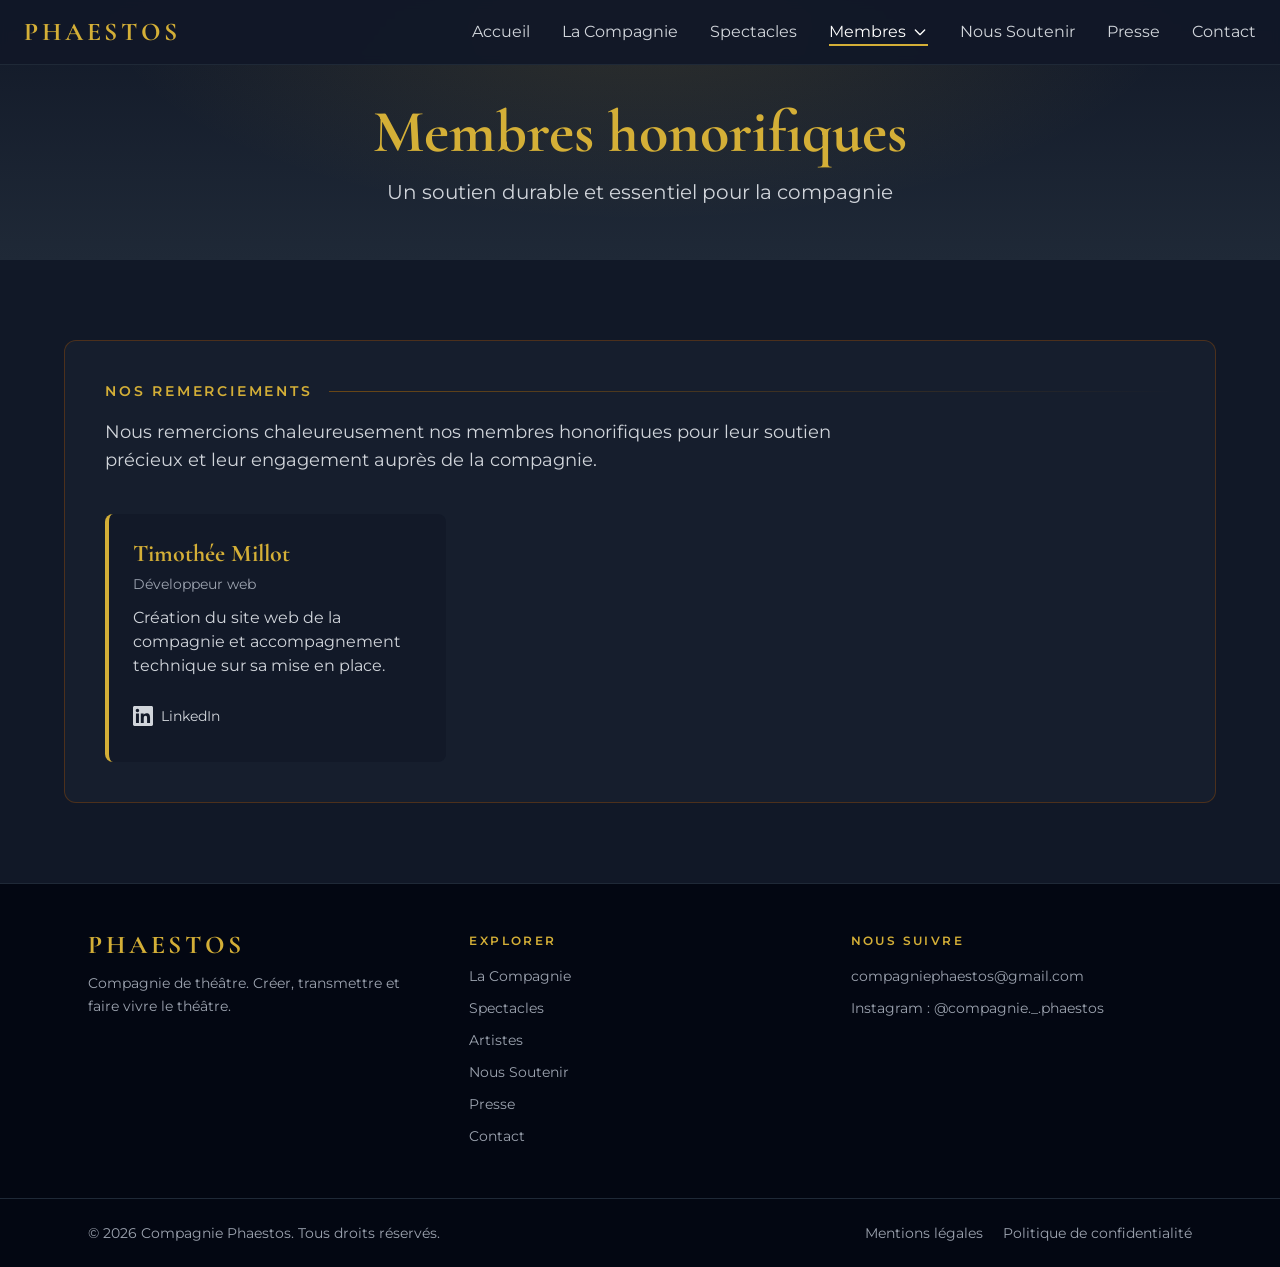
<file: pages/membres-honorifiques.html>
<!DOCTYPE html>
<html lang="fr">
<head>
    <meta charset="UTF-8">
    <meta name="viewport" content="width=device-width, initial-scale=1.0">
    <title>Membres honorifiques – Phaestos</title>
    <meta name="description" content="Les membres honorifiques qui accompagnent durablement la compagnie de théâtre Phaestos.">
    <meta name="theme-color" content="#111827">
    <meta property="og:type" content="website">
    <meta property="og:locale" content="fr_FR">
    <meta property="og:site_name" content="Phaestos">
    <meta property="og:title" content="Membres honorifiques – Phaestos">
    <meta property="og:description" content="Les membres honorifiques qui accompagnent durablement la compagnie de théâtre Phaestos.">
    <link rel="icon" href="../favicon.svg" type="image/svg+xml">
    <link rel="preconnect" href="https://fonts.googleapis.com">
    <link rel="preconnect" href="https://fonts.gstatic.com" crossorigin>
    <link rel="stylesheet" href="https://fonts.googleapis.com/css2?family=Cormorant+Garamond:wght@300;400;600;700&family=Montserrat:wght@300;400;500;600&display=swap">
    <link rel="stylesheet" href="../tailwind.css">
    <link rel="stylesheet" href="../styles.css">
    <script src="../components.js"></script>
    <noscript><style>.scroll-reveal{opacity:1;transform:none}</style></noscript>
</head>
<body class="bg-gray-900 text-gray-100">
    <a href="#contenu" class="skip-link">Aller au contenu</a>
    <site-header></site-header>

    <main id="contenu">

    <header class="page-header">
        <div class="container mx-auto px-6 text-center">
            <h1 class="text-4xl sm:text-5xl md:text-6xl font-bold golden-accent mb-4">Membres honorifiques</h1>
            <p class="text-lg md:text-xl text-gray-300">Un soutien durable et essentiel pour la compagnie</p>
        </div>
    </header>

    <section class="bg-gray-900 py-12 md:py-20">
        <div class="container mx-auto px-4 sm:px-6">
            <div class="mx-auto max-w-6xl">
                <div class="panel scroll-reveal">
                    <div class="mb-4 flex items-center gap-4">
                        <h2 class="section-label">Nos remerciements</h2>
                        <span class="section-rule"></span>
                    </div>
                    <p class="mb-8 max-w-3xl text-base leading-relaxed text-gray-300 sm:text-lg md:mb-10">Nous remercions chaleureusement nos membres honorifiques pour leur soutien précieux et leur engagement auprès de la compagnie.</p>
                    <div class="grid gap-4 sm:gap-6 md:grid-cols-2 lg:grid-cols-3">
                        <article class="rounded-lg border-l-4 border-golden bg-gray-900/70 p-5 sm:p-6">
                            <h3 class="mb-1 text-2xl font-bold golden-accent">Timothée Millot</h3>
                            <p class="mb-3 text-sm text-gray-400">Développeur web</p>
                            <p class="mb-4 text-gray-300">Création du site web de la compagnie et accompagnement technique sur sa mise en place.</p>
                            <a href="https://www.linkedin.com/in/timothee-millot" target="_blank" rel="noopener noreferrer" class="inline-flex min-h-[2.75rem] items-center gap-2 text-sm text-gray-300 transition hover:text-golden">
                                <svg class="h-5 w-5" aria-hidden="true" fill="currentColor" viewBox="0 0 24 24"><path d="M20.447 20.452h-3.554v-5.569c0-1.328-.027-3.037-1.852-3.037-1.853 0-2.136 1.445-2.136 2.939v5.667H9.351V9h3.414v1.561h.046c.477-.9 1.637-1.85 3.37-1.85 3.601 0 4.267 2.37 4.267 5.455v6.286zM5.337 7.433c-1.144 0-2.063-.926-2.063-2.065 0-1.138.92-2.063 2.063-2.063 1.14 0 2.064.925 2.064 2.063 0 1.139-.925 2.065-2.064 2.065zm1.782 13.019H3.555V9h3.564v11.452zM22.225 0H1.771C.792 0 0 .774 0 1.729v20.542C0 23.227.792 24 1.771 24h20.451C23.2 24 24 23.227 24 22.271V1.729C24 .774 23.2 0 22.222 0h.003z"/></svg>
                                LinkedIn<span class="sr-only"> (nouvel onglet)</span>
                            </a>
                        </article>
                    </div>
                </div>
            </div>
        </div>
    </section>

    
</main>

    <site-footer></site-footer>

    <script src="../scripts.js" defer></script>
</body>
</html>
</file>
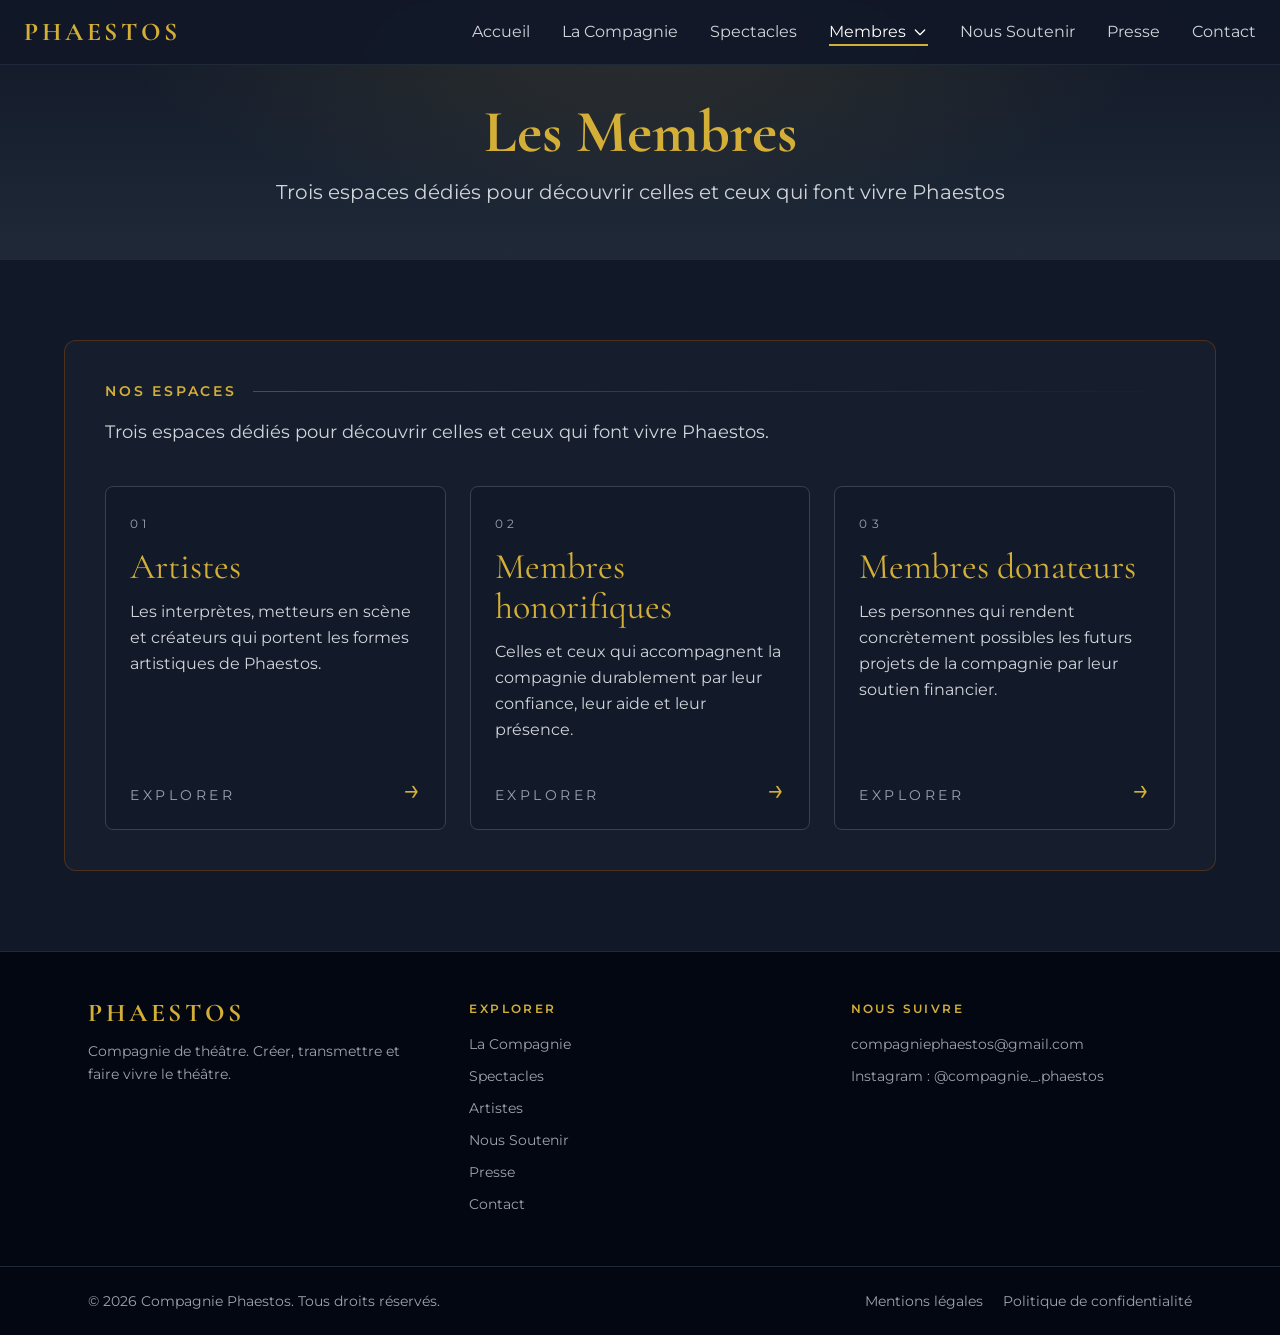
<file: pages/membres.html>
<!DOCTYPE html>
<html lang="fr">
<head>
    <meta charset="UTF-8">
    <meta name="viewport" content="width=device-width, initial-scale=1.0">
    <title>Les membres – Phaestos</title>
    <meta name="description" content="Les artistes, membres honorifiques et membres donateurs qui font vivre la compagnie de théâtre Phaestos.">
    <meta name="theme-color" content="#111827">
    <meta property="og:type" content="website">
    <meta property="og:locale" content="fr_FR">
    <meta property="og:site_name" content="Phaestos">
    <meta property="og:title" content="Les membres – Phaestos">
    <meta property="og:description" content="Les artistes, membres honorifiques et membres donateurs qui font vivre la compagnie de théâtre Phaestos.">
    <link rel="icon" href="../favicon.svg" type="image/svg+xml">
    <link rel="preconnect" href="https://fonts.googleapis.com">
    <link rel="preconnect" href="https://fonts.gstatic.com" crossorigin>
    <link rel="stylesheet" href="https://fonts.googleapis.com/css2?family=Cormorant+Garamond:wght@300;400;600;700&family=Montserrat:wght@300;400;500;600&display=swap">
    <link rel="stylesheet" href="../tailwind.css">
    <link rel="stylesheet" href="../styles.css">
    <script src="../components.js"></script>
    <noscript><style>.scroll-reveal{opacity:1;transform:none}</style></noscript>
</head>
<body class="bg-gray-900 text-gray-100">
    <a href="#contenu" class="skip-link">Aller au contenu</a>
    <site-header></site-header>

    <main id="contenu">

    <header class="page-header">
        <div class="container mx-auto px-6 text-center">
            <h1 class="text-4xl sm:text-5xl md:text-6xl font-bold golden-accent mb-4">Les Membres</h1>
            <p class="text-lg md:text-xl text-gray-300">Trois espaces dédiés pour découvrir celles et ceux qui font vivre Phaestos</p>
        </div>
    </header>

    <section class="bg-gray-900 py-12 md:py-20">
        <div class="container mx-auto px-4 sm:px-6">
            <div class="mx-auto max-w-6xl">
                <div class="panel scroll-reveal">
                    <div class="mb-4 flex items-center gap-4">
                        <h2 class="section-label">Nos espaces</h2>
                        <span class="section-rule"></span>
                    </div>
                    <p class="mb-8 max-w-3xl text-base text-gray-300 sm:text-lg md:mb-10">Trois espaces dédiés pour découvrir celles et ceux qui font vivre Phaestos.</p>

                    <div class="grid gap-4 sm:gap-6 lg:grid-cols-3">
                        <a href="artistes.html" class="members-route-card group flex flex-col justify-between gap-8 rounded-lg border border-gray-700 bg-gray-900/70 p-6 transition hover:border-golden/60 hover:shadow-xl">
                            <div>
                                <span class="text-xs uppercase tracking-[0.35em] text-gray-400">01</span>
                                <h3 class="mb-3 mt-3 text-3xl golden-accent md:text-4xl">Artistes</h3>
                                <p class="leading-relaxed text-gray-300">
                                    Les interprètes, metteurs en scène et créateurs qui portent les formes artistiques de Phaestos.
                                </p>
                            </div>
                            <div class="flex items-end justify-between gap-4">
                                <span class="text-sm uppercase tracking-[0.25em] text-gray-400">Explorer</span>
                                <span class="text-3xl leading-none text-golden transition group-hover:translate-x-1" aria-hidden="true">→</span>
                            </div>
                        </a>
                        <a href="membres-honorifiques.html" class="members-route-card group flex flex-col justify-between gap-8 rounded-lg border border-gray-700 bg-gray-900/70 p-6 transition hover:border-golden/60 hover:shadow-xl">
                            <div>
                                <span class="text-xs uppercase tracking-[0.35em] text-gray-400">02</span>
                                <h3 class="mb-3 mt-3 text-3xl golden-accent md:text-4xl">Membres honorifiques</h3>
                                <p class="leading-relaxed text-gray-300">
                                    Celles et ceux qui accompagnent la compagnie durablement par leur confiance, leur aide et leur présence.
                                </p>
                            </div>
                            <div class="flex items-end justify-between gap-4">
                                <span class="text-sm uppercase tracking-[0.25em] text-gray-400">Explorer</span>
                                <span class="text-3xl leading-none text-golden transition group-hover:translate-x-1" aria-hidden="true">→</span>
                            </div>
                        </a>
                        <a href="membres-donateurs.html" class="members-route-card group flex flex-col justify-between gap-8 rounded-lg border border-gray-700 bg-gray-900/70 p-6 transition hover:border-golden/60 hover:shadow-xl">
                            <div>
                                <span class="text-xs uppercase tracking-[0.35em] text-gray-400">03</span>
                                <h3 class="mb-3 mt-3 text-3xl golden-accent md:text-4xl">Membres donateurs</h3>
                                <p class="leading-relaxed text-gray-300">
                                    Les personnes qui rendent concrètement possibles les futurs projets de la compagnie par leur soutien financier.
                                </p>
                            </div>
                            <div class="flex items-end justify-between gap-4">
                                <span class="text-sm uppercase tracking-[0.25em] text-gray-400">Explorer</span>
                                <span class="text-3xl leading-none text-golden transition group-hover:translate-x-1" aria-hidden="true">→</span>
                            </div>
                        </a>
                    </div>
                </div>
            </div>
        </div>
    </section>

    
</main>

    <site-footer></site-footer>

    <script src="../scripts.js" defer></script>
</body>
</html>
</file>
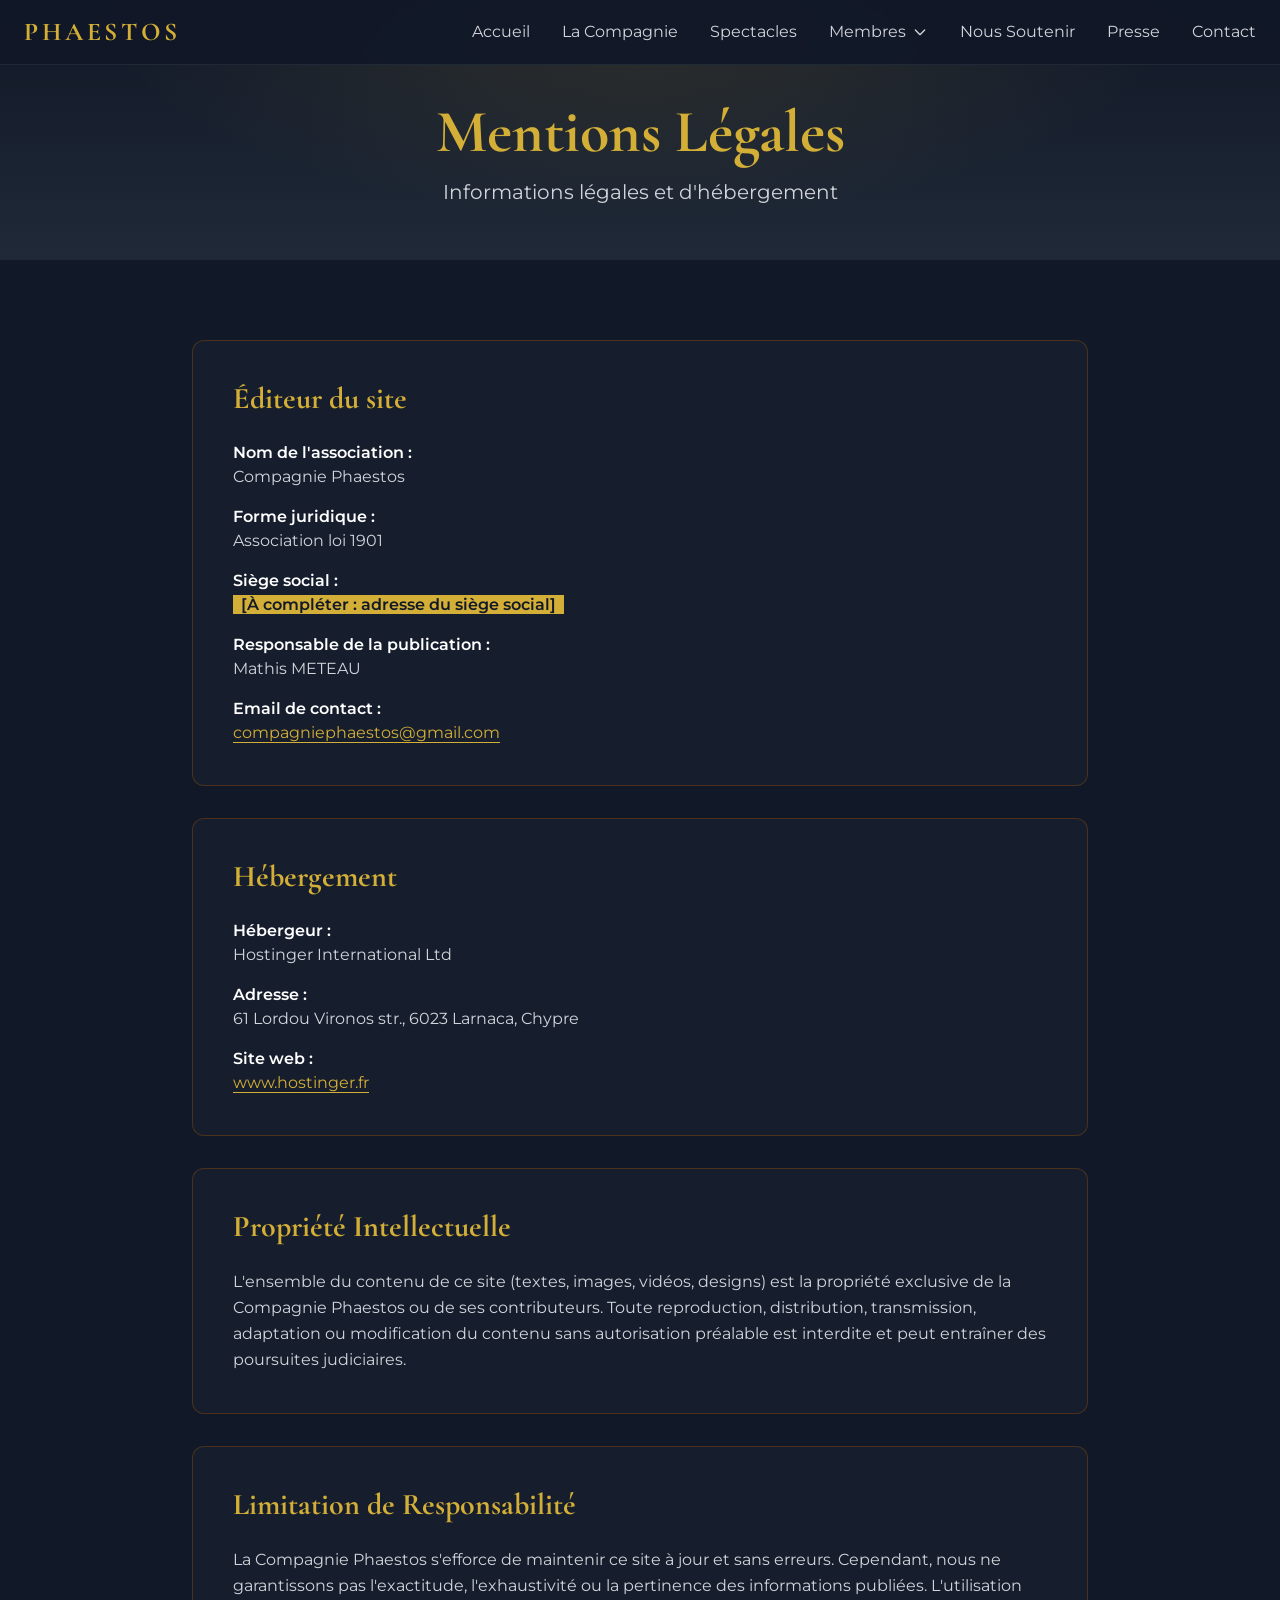
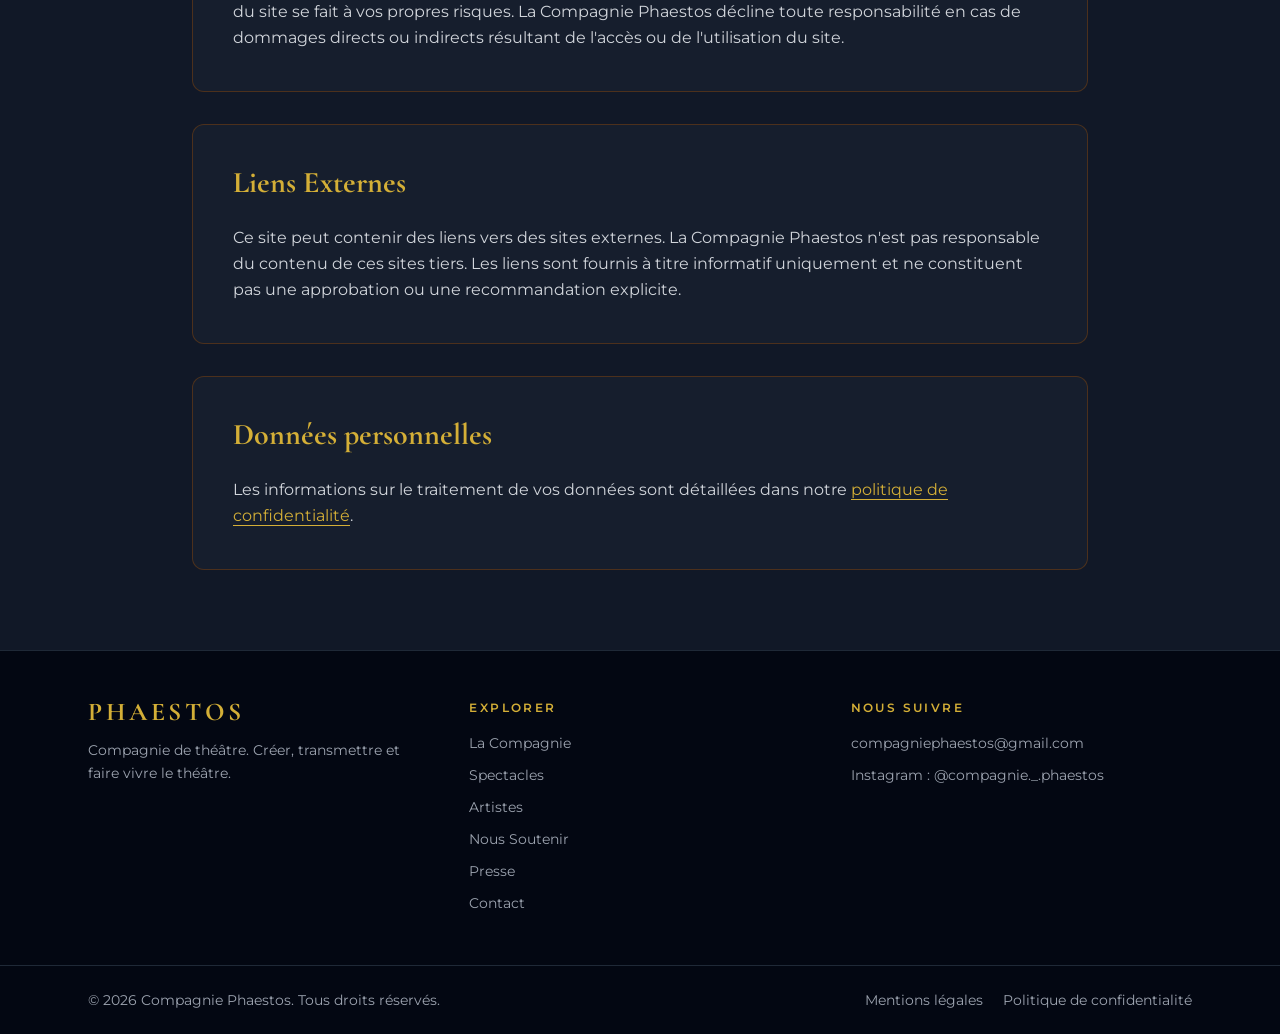
<file: pages/mentions-legales.html>
<!DOCTYPE html>
<html lang="fr">
<head>
    <meta charset="UTF-8">
    <meta name="viewport" content="width=device-width, initial-scale=1.0">
    <title>Mentions légales – Phaestos</title>
    <meta name="description" content="Mentions légales du site de la compagnie de théâtre Phaestos.">
    <meta name="theme-color" content="#111827">
    <meta property="og:type" content="website">
    <meta property="og:locale" content="fr_FR">
    <meta property="og:site_name" content="Phaestos">
    <meta property="og:title" content="Mentions légales – Phaestos">
    <meta property="og:description" content="Mentions légales du site de la compagnie de théâtre Phaestos.">
    <link rel="icon" href="../favicon.svg" type="image/svg+xml">
    <link rel="preconnect" href="https://fonts.googleapis.com">
    <link rel="preconnect" href="https://fonts.gstatic.com" crossorigin>
    <link rel="stylesheet" href="https://fonts.googleapis.com/css2?family=Cormorant+Garamond:wght@300;400;600;700&family=Montserrat:wght@300;400;500;600&display=swap">
    <link rel="stylesheet" href="../tailwind.css">
    <link rel="stylesheet" href="../styles.css">
    <script src="../components.js"></script>
    <noscript><style>.scroll-reveal{opacity:1;transform:none}</style></noscript>
</head>
<body class="bg-gray-900 text-gray-100">

    <a href="#contenu" class="skip-link">Aller au contenu</a>
    <site-header></site-header>

    <main id="contenu">

    <!-- Page Header -->
    <header class="page-header">
        <div class="container mx-auto px-6 text-center">
            <h1 class="text-4xl sm:text-5xl md:text-6xl font-bold golden-accent mb-4">Mentions Légales</h1>
            <p class="text-lg md:text-xl text-gray-300">Informations légales et d'hébergement</p>
        </div>
    </header>

    <!-- Main Content -->
    <div class="container mx-auto px-4 py-12 sm:px-6 md:py-20">
        <div class="max-w-4xl mx-auto space-y-6 md:space-y-8">

            <!-- Éditeur du site -->
            <section class="panel">
                <h2 class="text-2xl md:text-3xl font-bold golden-accent mb-4 md:mb-6">Éditeur du site</h2>
                <div class="space-y-4 text-gray-300">
                    <p>
                        <span class="font-semibold text-white">Nom de l'association :</span><br>
                        Compagnie Phaestos
                    </p>
                    <p>
                        <span class="font-semibold text-white">Forme juridique :</span><br>
                        Association loi 1901
                    </p>
                    <p>
                        <span class="font-semibold text-white">Siège social :</span><br>
                        <!-- À COMPLÉTER PAR LA COMPAGNIE : adresse exacte du siège social (telle qu'elle figure dans les statuts / au Journal officiel des associations). Supprimer ensuite ce commentaire et le repère jaune. -->
                        <span class="rounded bg-golden px-2 font-semibold text-gray-900">[À compléter : adresse du siège social]</span>
                    </p>
                    <p>
                        <span class="font-semibold text-white">Responsable de la publication :</span><br>
                        Mathis METEAU
                    </p>
                    <p>
                        <span class="font-semibold text-white">Email de contact :</span><br>
                        <a href="mailto:compagniephaestos@gmail.com" class="text-golden underline underline-offset-4 transition hover:text-white">compagniephaestos@gmail.com</a>
                    </p>
                </div>
            </section>

            <!-- Hébergeur -->
            <section class="panel">
                <h2 class="text-2xl md:text-3xl font-bold golden-accent mb-4 md:mb-6">Hébergement</h2>
                <div class="space-y-4 text-gray-300">
                    <p>
                        <span class="font-semibold text-white">Hébergeur :</span><br>
                        Hostinger International Ltd
                    </p>
                    <p>
                        <span class="font-semibold text-white">Adresse :</span><br>
                        61 Lordou Vironos str., 6023 Larnaca, Chypre
                    </p>
                    <p>
                        <span class="font-semibold text-white">Site web :</span><br>
                        <a href="https://www.hostinger.fr/" target="_blank" rel="noopener noreferrer" class="text-golden underline underline-offset-4 transition hover:text-white">www.hostinger.fr<span class="sr-only"> (nouvel onglet)</span></a>
                    </p>
                </div>
            </section>

            <!-- Propriété intellectuelle -->
            <section class="panel">
                <h2 class="text-2xl md:text-3xl font-bold golden-accent mb-4 md:mb-6">Propriété Intellectuelle</h2>
                <p class="text-gray-300 leading-relaxed">
                    L'ensemble du contenu de ce site (textes, images, vidéos, designs) est la propriété exclusive de la Compagnie Phaestos ou de ses contributeurs. Toute reproduction, distribution, transmission, adaptation ou modification du contenu sans autorisation préalable est interdite et peut entraîner des poursuites judiciaires.
                </p>
            </section>

            <!-- Limitation de responsabilité -->
            <section class="panel">
                <h2 class="text-2xl md:text-3xl font-bold golden-accent mb-4 md:mb-6">Limitation de Responsabilité</h2>
                <p class="text-gray-300 leading-relaxed">
                    La Compagnie Phaestos s'efforce de maintenir ce site à jour et sans erreurs. Cependant, nous ne garantissons pas l'exactitude, l'exhaustivité ou la pertinence des informations publiées. L'utilisation du site se fait à vos propres risques. La Compagnie Phaestos décline toute responsabilité en cas de dommages directs ou indirects résultant de l'accès ou de l'utilisation du site.
                </p>
            </section>

            <!-- Liens externes -->
            <section class="panel">
                <h2 class="text-2xl md:text-3xl font-bold golden-accent mb-4 md:mb-6">Liens Externes</h2>
                <p class="text-gray-300 leading-relaxed">
                    Ce site peut contenir des liens vers des sites externes. La Compagnie Phaestos n'est pas responsable du contenu de ces sites tiers. Les liens sont fournis à titre informatif uniquement et ne constituent pas une approbation ou une recommandation explicite.
                </p>
            </section>

            <!-- Données personnelles -->
            <section class="panel">
                <h2 class="text-2xl md:text-3xl font-bold golden-accent mb-4 md:mb-6">Données personnelles</h2>
                <p class="text-gray-300 leading-relaxed">
                    Les informations sur le traitement de vos données sont détaillées dans notre <a href="politique-confidentialite.html" class="text-golden underline underline-offset-4 transition hover:text-white">politique de confidentialité</a>.
                </p>
            </section>

        </div>
    </div>

    </main>

    <site-footer></site-footer>

    <script src="../scripts.js" defer></script>
</body>
</html>
</file>
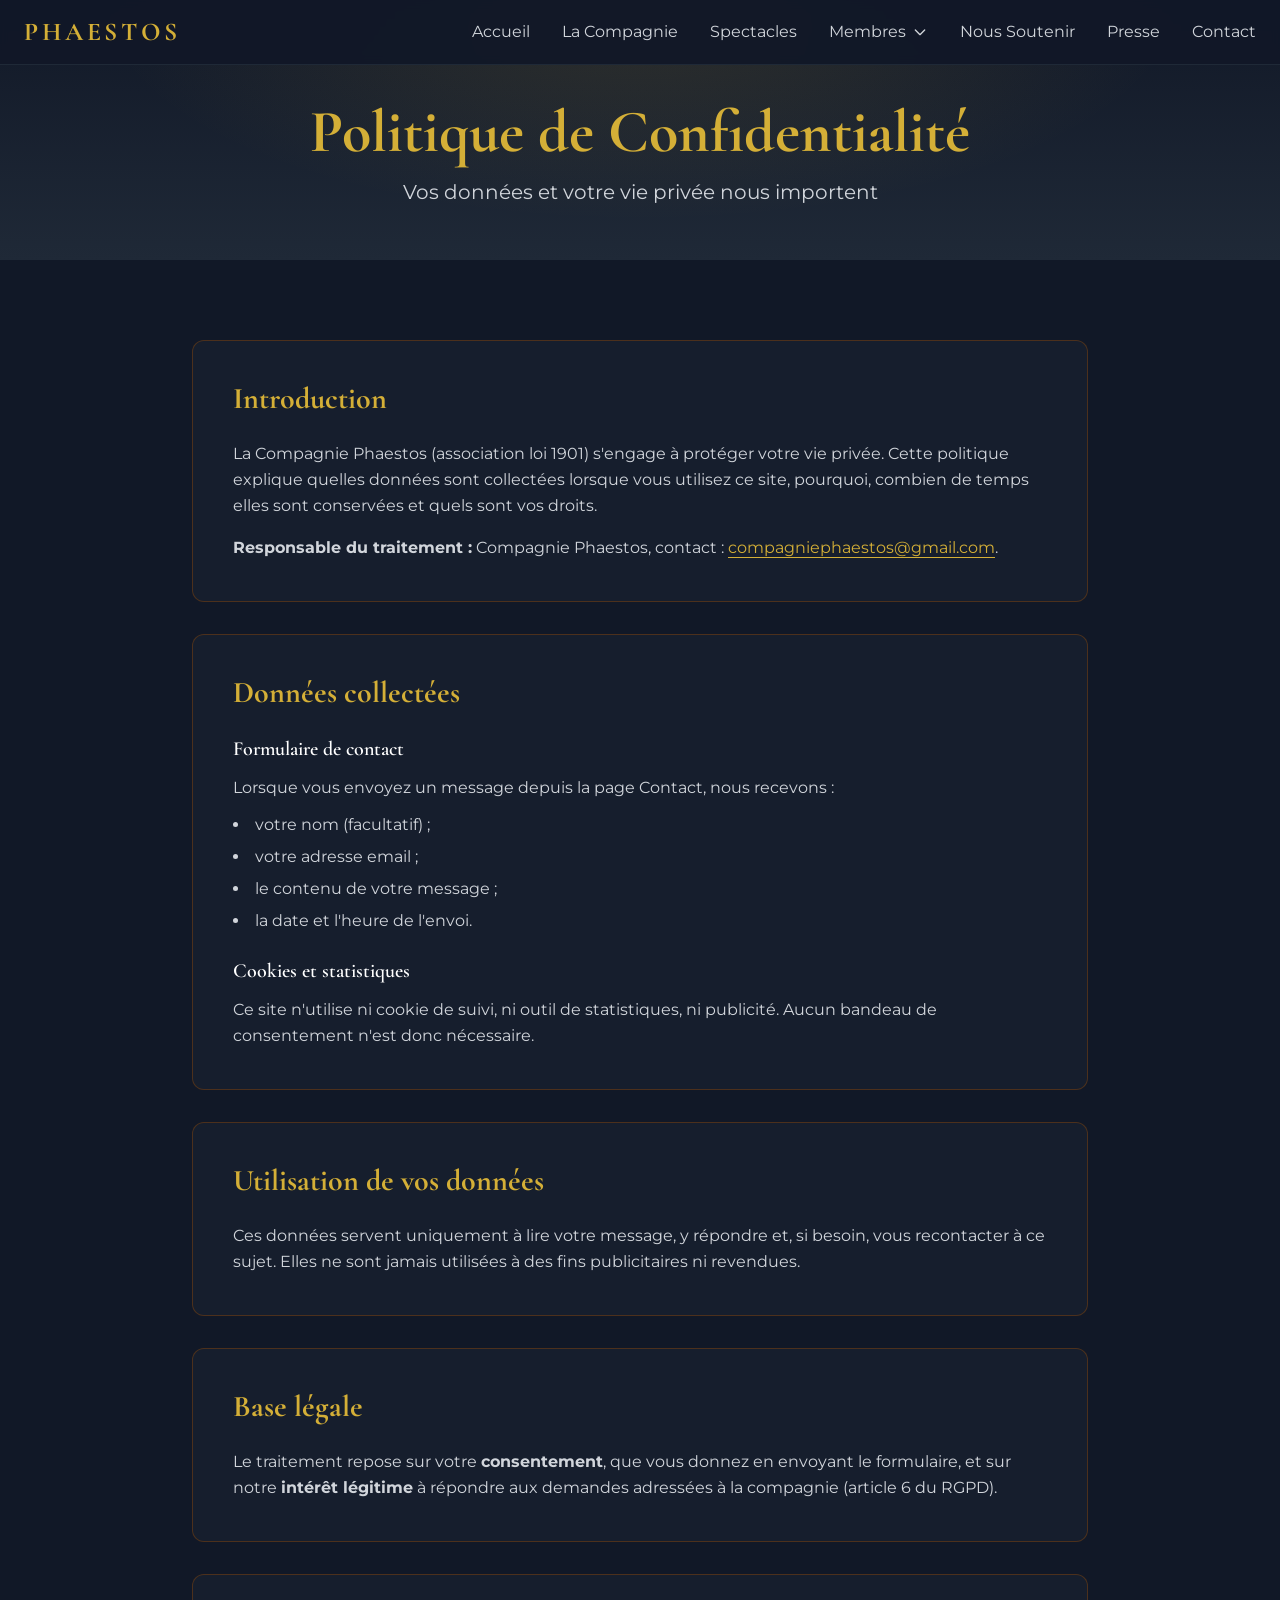
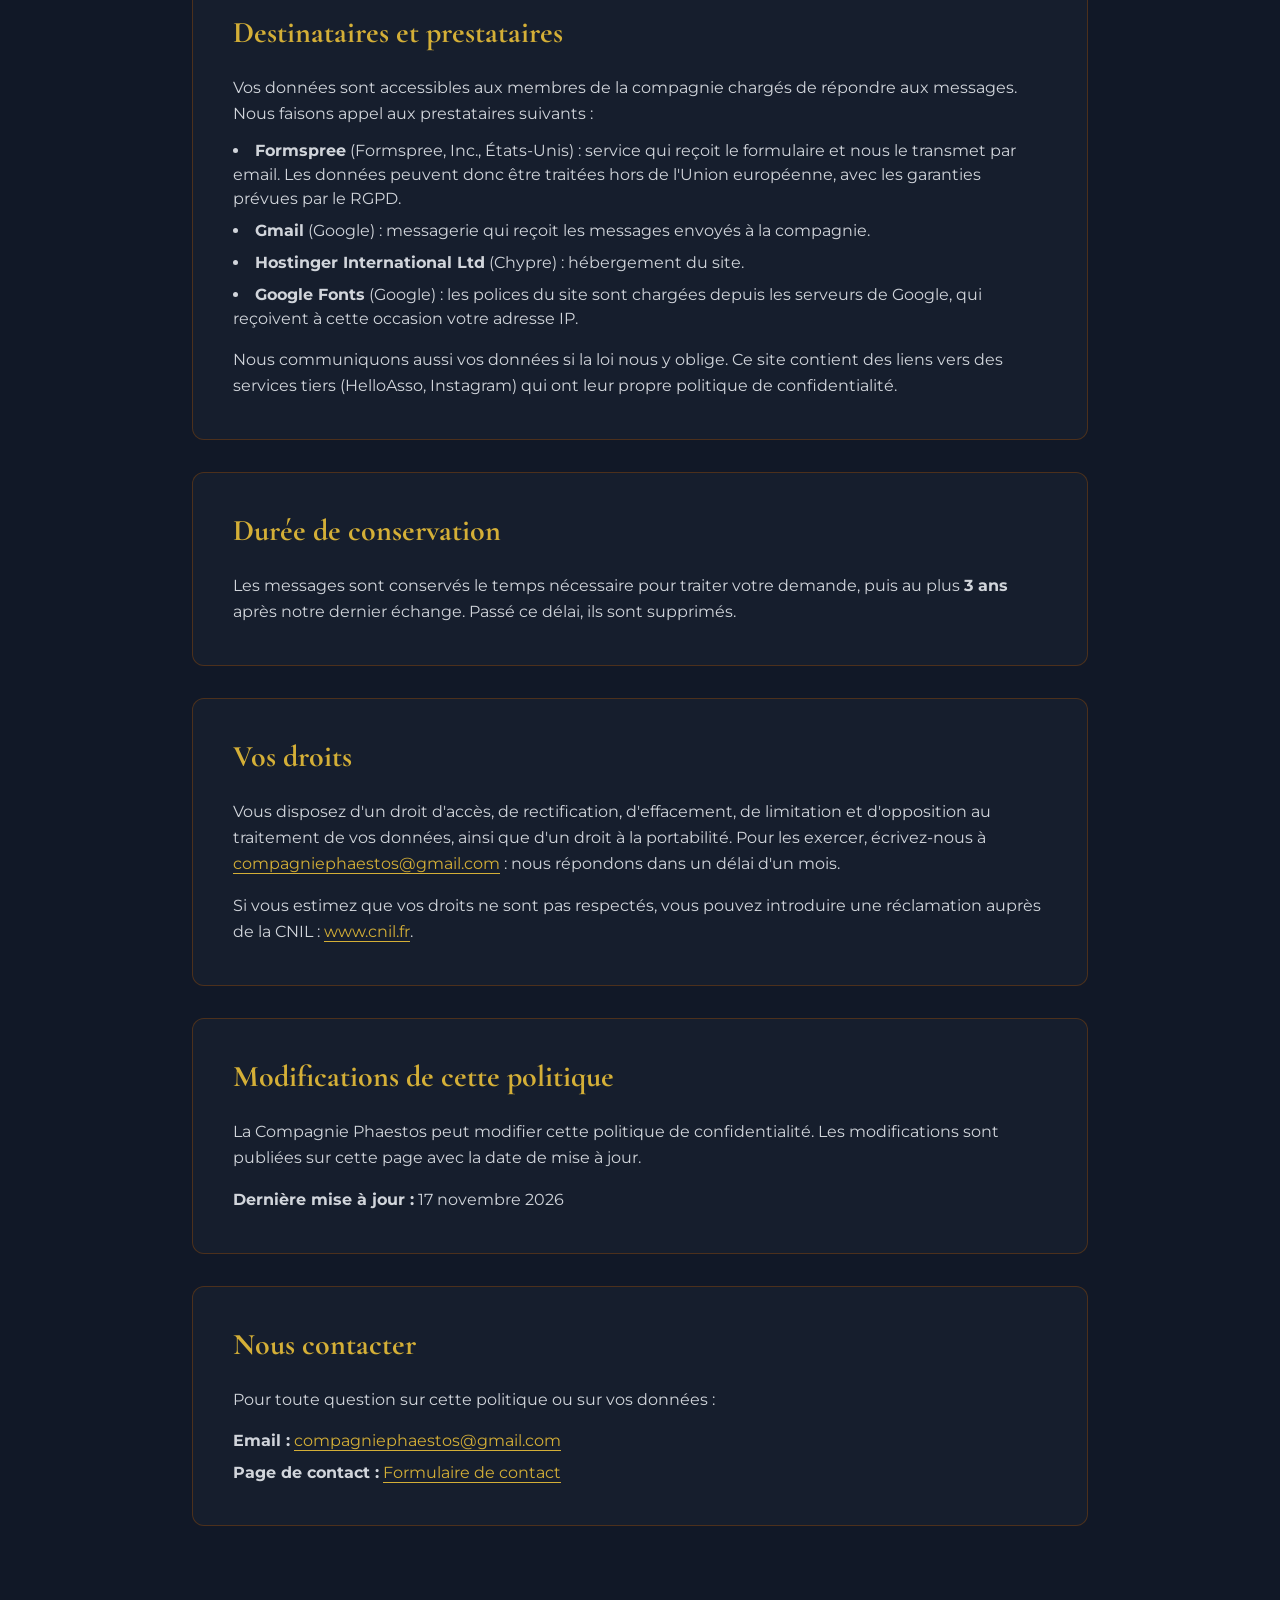
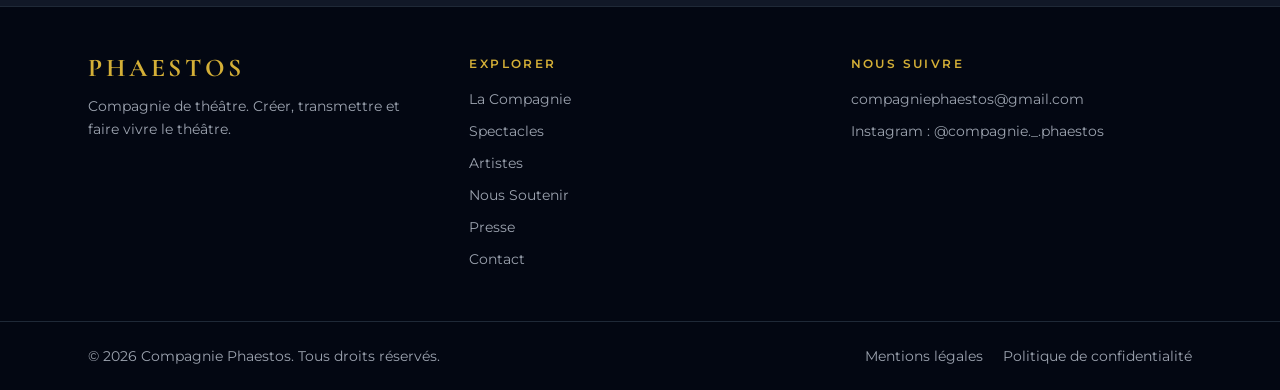
<file: pages/politique-confidentialite.html>
<!DOCTYPE html>
<html lang="fr">
<head>
    <meta charset="UTF-8">
    <meta name="viewport" content="width=device-width, initial-scale=1.0">
    <title>Politique de confidentialité – Phaestos</title>
    <meta name="description" content="Politique de confidentialité du site de la compagnie de théâtre Phaestos.">
    <meta name="theme-color" content="#111827">
    <meta property="og:type" content="website">
    <meta property="og:locale" content="fr_FR">
    <meta property="og:site_name" content="Phaestos">
    <meta property="og:title" content="Politique de confidentialité – Phaestos">
    <meta property="og:description" content="Politique de confidentialité du site de la compagnie de théâtre Phaestos.">
    <link rel="icon" href="../favicon.svg" type="image/svg+xml">
    <link rel="preconnect" href="https://fonts.googleapis.com">
    <link rel="preconnect" href="https://fonts.gstatic.com" crossorigin>
    <link rel="stylesheet" href="https://fonts.googleapis.com/css2?family=Cormorant+Garamond:wght@300;400;600;700&family=Montserrat:wght@300;400;500;600&display=swap">
    <link rel="stylesheet" href="../tailwind.css">
    <link rel="stylesheet" href="../styles.css">
    <script src="../components.js"></script>
    <noscript><style>.scroll-reveal{opacity:1;transform:none}</style></noscript>
</head>
<body class="bg-gray-900 text-gray-100">

    <a href="#contenu" class="skip-link">Aller au contenu</a>
    <site-header></site-header>

    <main id="contenu">

    <!-- Page Header -->
    <header class="page-header">
        <div class="container mx-auto px-6 text-center">
            <h1 class="text-4xl sm:text-5xl md:text-6xl font-bold golden-accent mb-4">Politique de Confidentialité</h1>
            <p class="text-lg md:text-xl text-gray-300">Vos données et votre vie privée nous importent</p>
        </div>
    </header>

    <!-- Main Content -->
    <div class="container mx-auto px-4 py-12 sm:px-6 md:py-20">
        <div class="max-w-4xl mx-auto space-y-6 md:space-y-8">

            <section class="panel">
                <h2 class="text-2xl md:text-3xl font-bold golden-accent mb-4 md:mb-6">Introduction</h2>
                <p class="text-gray-300 leading-relaxed">
                    La Compagnie Phaestos (association loi 1901) s'engage à protéger votre vie privée. Cette politique explique quelles données sont collectées lorsque vous utilisez ce site, pourquoi, combien de temps elles sont conservées et quels sont vos droits.
                </p>
                <p class="text-gray-300 leading-relaxed" style="margin-top:1rem">
                    <strong>Responsable du traitement :</strong> Compagnie Phaestos, contact : <a href="mailto:compagniephaestos@gmail.com" class="text-golden underline underline-offset-4 transition hover:text-white">compagniephaestos@gmail.com</a>.
                </p>
            </section>

            <section class="panel">
                <h2 class="text-2xl md:text-3xl font-bold golden-accent mb-4 md:mb-6">Données collectées</h2>
                <div class="text-gray-300">
                    <h3 class="text-xl font-semibold text-white mb-3">Formulaire de contact</h3>
                    <p class="leading-relaxed">Lorsque vous envoyez un message depuis la page Contact, nous recevons :</p>
                    <ul class="list-disc list-inside mt-3 space-y-2">
                        <li>votre nom (facultatif) ;</li>
                        <li>votre adresse email ;</li>
                        <li>le contenu de votre message ;</li>
                        <li>la date et l'heure de l'envoi.</li>
                    </ul>
                    <h3 class="text-xl font-semibold text-white mb-3" style="margin-top:1.5rem">Cookies et statistiques</h3>
                    <p class="leading-relaxed">Ce site n'utilise ni cookie de suivi, ni outil de statistiques, ni publicité. Aucun bandeau de consentement n'est donc nécessaire.</p>
                </div>
            </section>

            <section class="panel">
                <h2 class="text-2xl md:text-3xl font-bold golden-accent mb-4 md:mb-6">Utilisation de vos données</h2>
                <p class="text-gray-300 leading-relaxed">Ces données servent uniquement à lire votre message, y répondre et, si besoin, vous recontacter à ce sujet. Elles ne sont jamais utilisées à des fins publicitaires ni revendues.</p>
            </section>

            <section class="panel">
                <h2 class="text-2xl md:text-3xl font-bold golden-accent mb-4 md:mb-6">Base légale</h2>
                <p class="text-gray-300 leading-relaxed">Le traitement repose sur votre <strong>consentement</strong>, que vous donnez en envoyant le formulaire, et sur notre <strong>intérêt légitime</strong> à répondre aux demandes adressées à la compagnie (article 6 du RGPD).</p>
            </section>

            <section class="panel">
                <h2 class="text-2xl md:text-3xl font-bold golden-accent mb-4 md:mb-6">Destinataires et prestataires</h2>
                <p class="text-gray-300 leading-relaxed">Vos données sont accessibles aux membres de la compagnie chargés de répondre aux messages. Nous faisons appel aux prestataires suivants :</p>
                <ul class="list-disc list-inside mt-3 space-y-2 text-gray-300">
                    <li><strong>Formspree</strong> (Formspree, Inc., États-Unis) : service qui reçoit le formulaire et nous le transmet par email. Les données peuvent donc être traitées hors de l'Union européenne, avec les garanties prévues par le RGPD.</li>
                    <li><strong>Gmail</strong> (Google) : messagerie qui reçoit les messages envoyés à la compagnie.</li>
                    <li><strong>Hostinger International Ltd</strong> (Chypre) : hébergement du site.</li>
                    <li><strong>Google Fonts</strong> (Google) : les polices du site sont chargées depuis les serveurs de Google, qui reçoivent à cette occasion votre adresse IP.</li>
                </ul>
                <p class="text-gray-300 leading-relaxed" style="margin-top:1rem">Nous communiquons aussi vos données si la loi nous y oblige. Ce site contient des liens vers des services tiers (HelloAsso, Instagram) qui ont leur propre politique de confidentialité.</p>
            </section>

            <section class="panel">
                <h2 class="text-2xl md:text-3xl font-bold golden-accent mb-4 md:mb-6">Durée de conservation</h2>
                <p class="text-gray-300 leading-relaxed">Les messages sont conservés le temps nécessaire pour traiter votre demande, puis au plus <strong>3 ans</strong> après notre dernier échange. Passé ce délai, ils sont supprimés.</p>
            </section>

            <section class="panel">
                <h2 class="text-2xl md:text-3xl font-bold golden-accent mb-4 md:mb-6">Vos droits</h2>
                <p class="text-gray-300 leading-relaxed">Vous disposez d'un droit d'accès, de rectification, d'effacement, de limitation et d'opposition au traitement de vos données, ainsi que d'un droit à la portabilité. Pour les exercer, écrivez-nous à <a href="mailto:compagniephaestos@gmail.com" class="text-golden underline underline-offset-4 transition hover:text-white">compagniephaestos@gmail.com</a> : nous répondons dans un délai d'un mois.</p>
                <p class="text-gray-300 leading-relaxed" style="margin-top:1rem">Si vous estimez que vos droits ne sont pas respectés, vous pouvez introduire une réclamation auprès de la CNIL : <a href="https://www.cnil.fr/fr/plaintes" target="_blank" rel="noopener noreferrer" class="text-golden underline underline-offset-4 transition hover:text-white">www.cnil.fr<span class="sr-only"> (nouvel onglet)</span></a>.</p>
            </section>

            <section class="panel">
                <h2 class="text-2xl md:text-3xl font-bold golden-accent mb-4 md:mb-6">Modifications de cette politique</h2>
                <p class="text-gray-300 leading-relaxed">
                    La Compagnie Phaestos peut modifier cette politique de confidentialité. Les modifications sont publiées sur cette page avec la date de mise à jour.
                </p>
                <p class="text-gray-300 leading-relaxed" style="margin-top:1rem">
                    <strong>Dernière mise à jour :</strong> 17 novembre 2026
                </p>
            </section>

            <section class="panel">
                <h2 class="text-2xl md:text-3xl font-bold golden-accent mb-4 md:mb-6">Nous contacter</h2>
                <p class="text-gray-300 leading-relaxed" style="margin-bottom:1rem">Pour toute question sur cette politique ou sur vos données :</p>
                <div class="space-y-2 text-gray-300">
                    <p><strong>Email :</strong> <a href="mailto:compagniephaestos@gmail.com" class="text-golden underline underline-offset-4 transition hover:text-white">compagniephaestos@gmail.com</a></p>
                    <p><strong>Page de contact :</strong> <a href="contact.html" class="text-golden underline underline-offset-4 transition hover:text-white">Formulaire de contact</a></p>
                </div>
            </section>

        </div>
    </div>

    </main>

    <site-footer></site-footer>

    <script src="../scripts.js" defer></script>
</body>
</html>
</file>
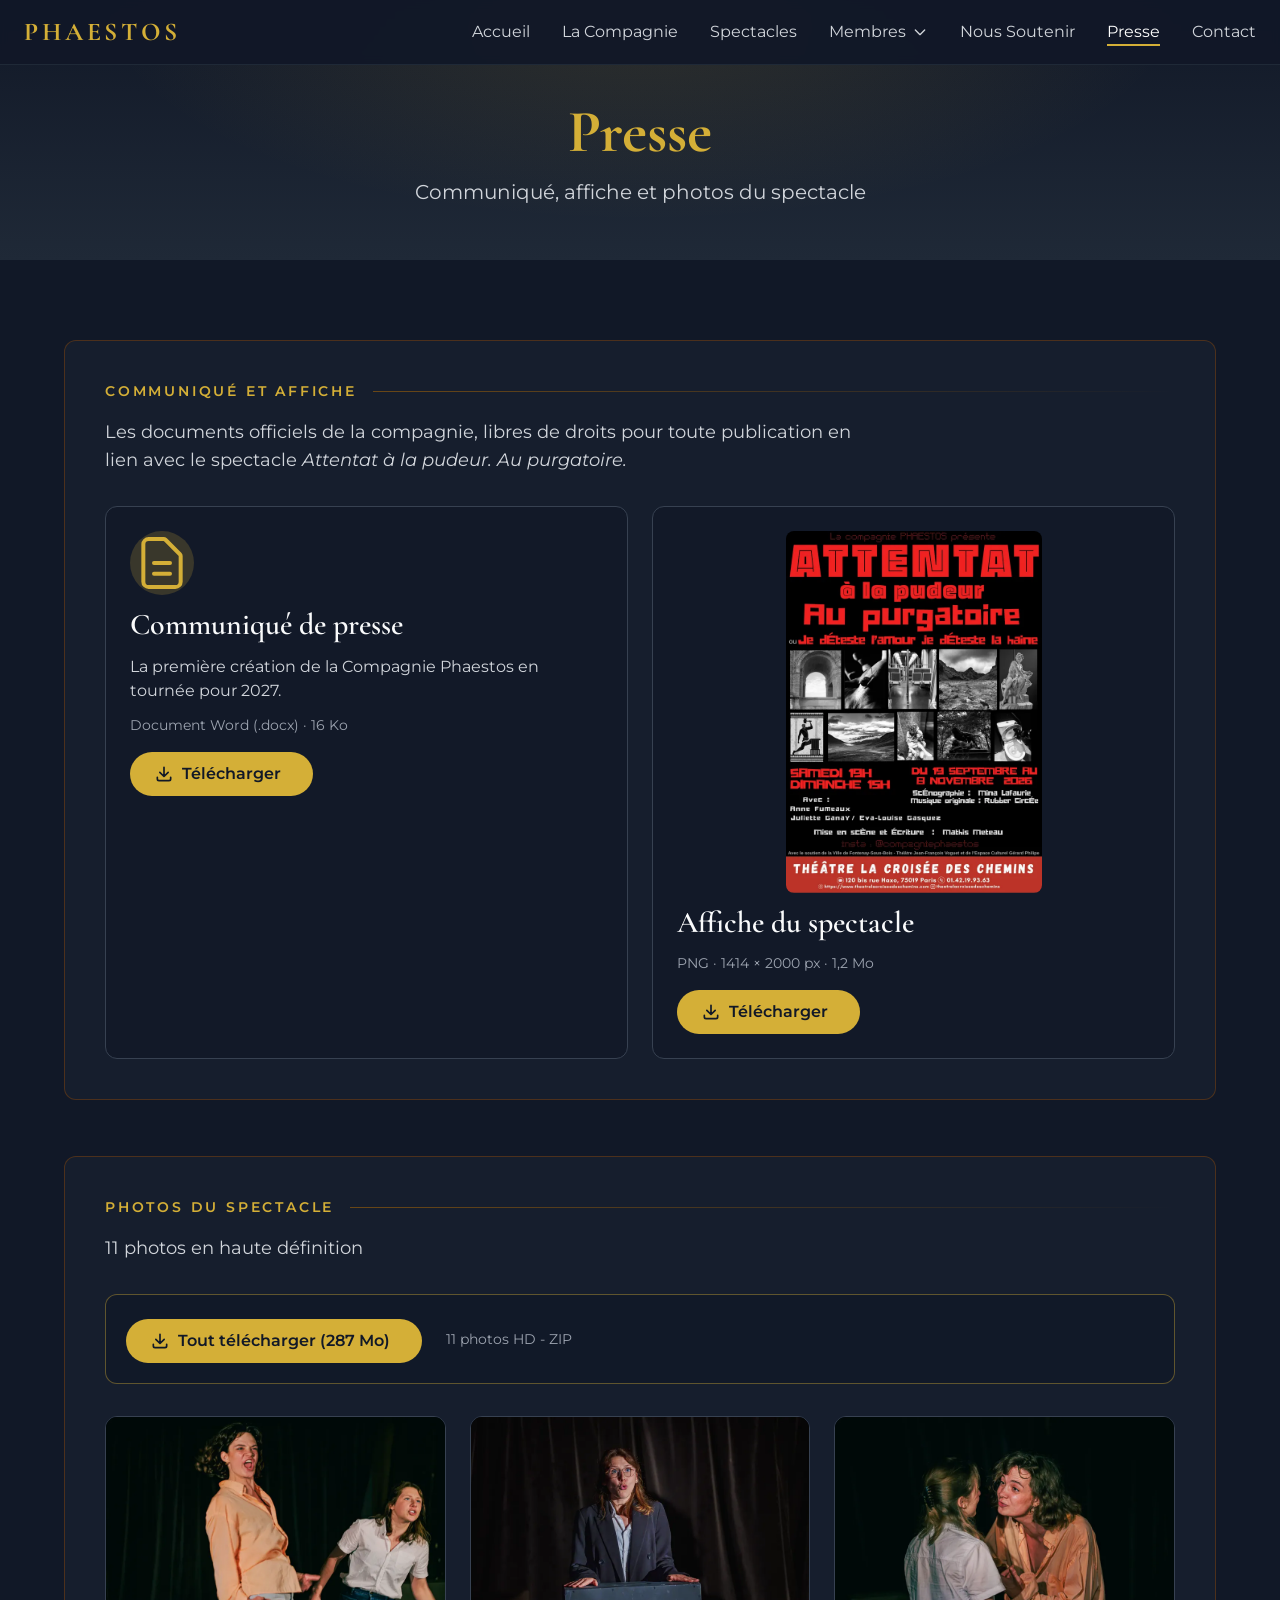
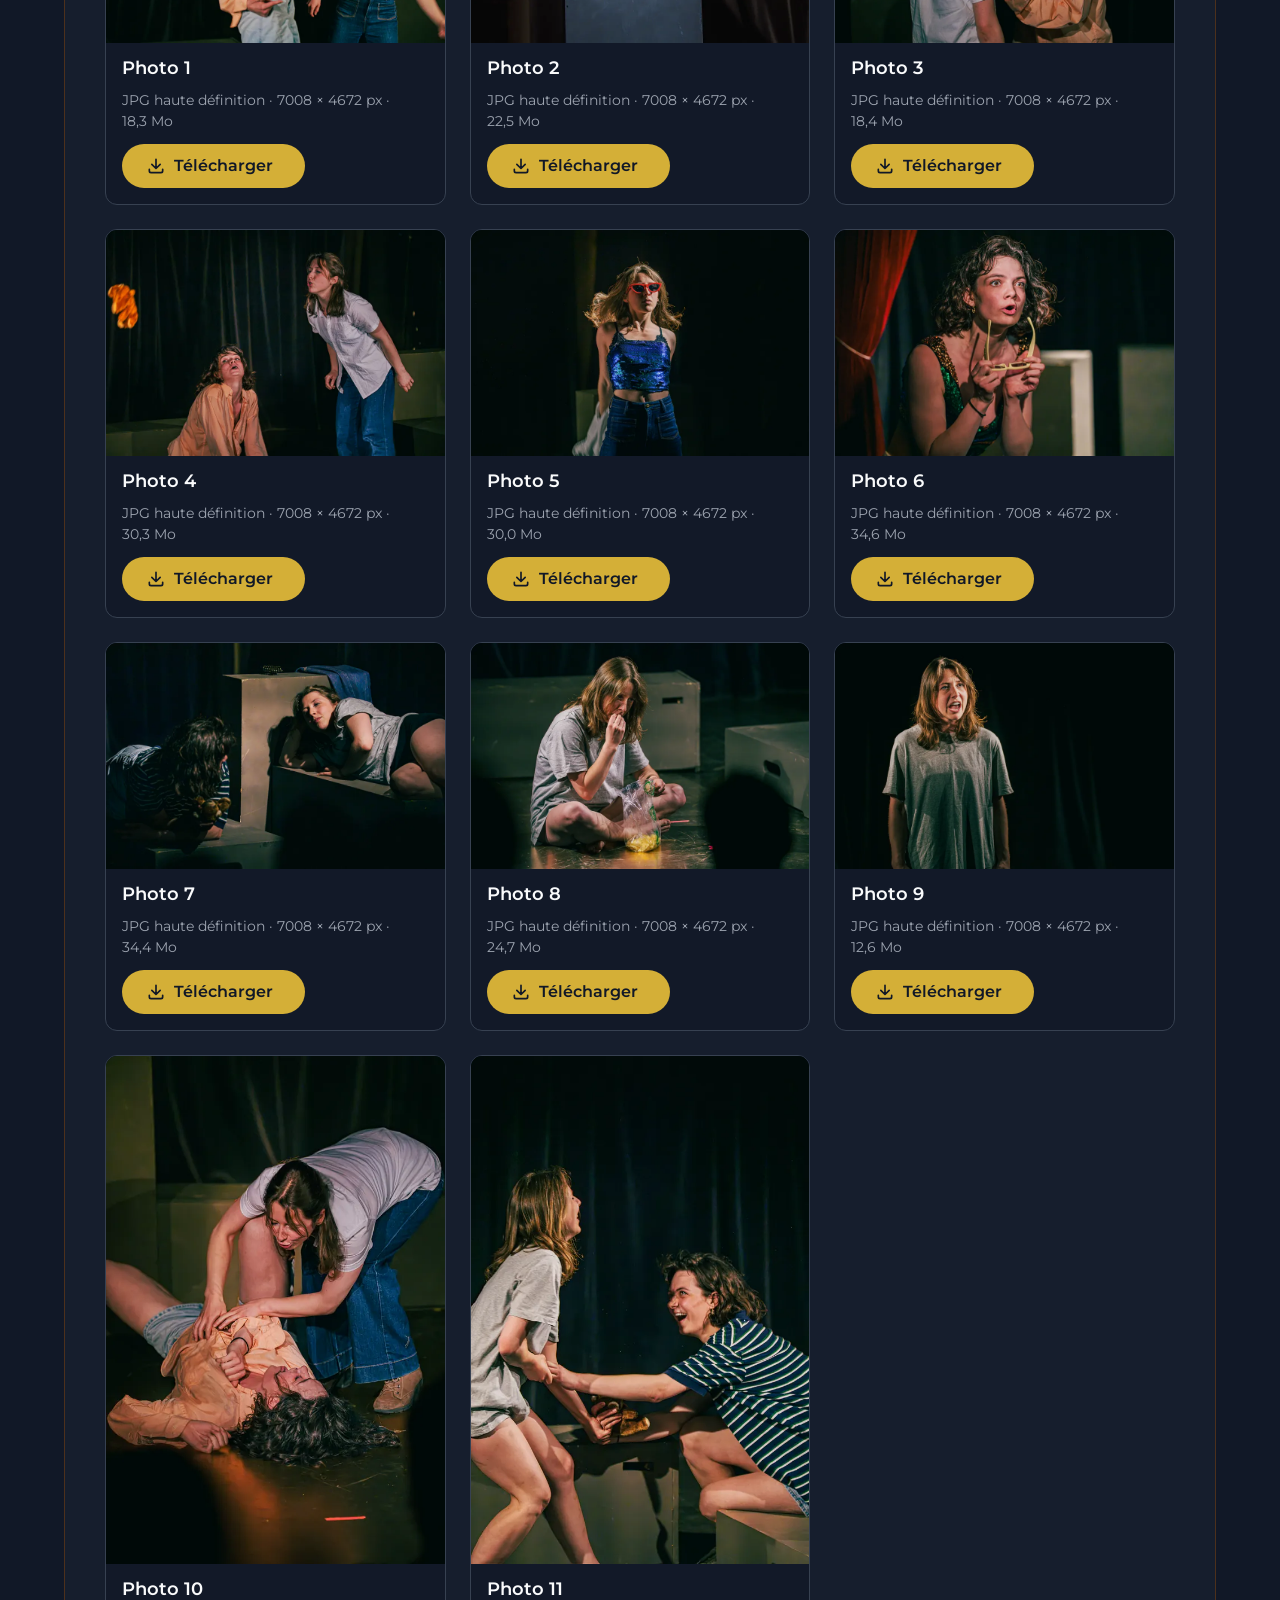
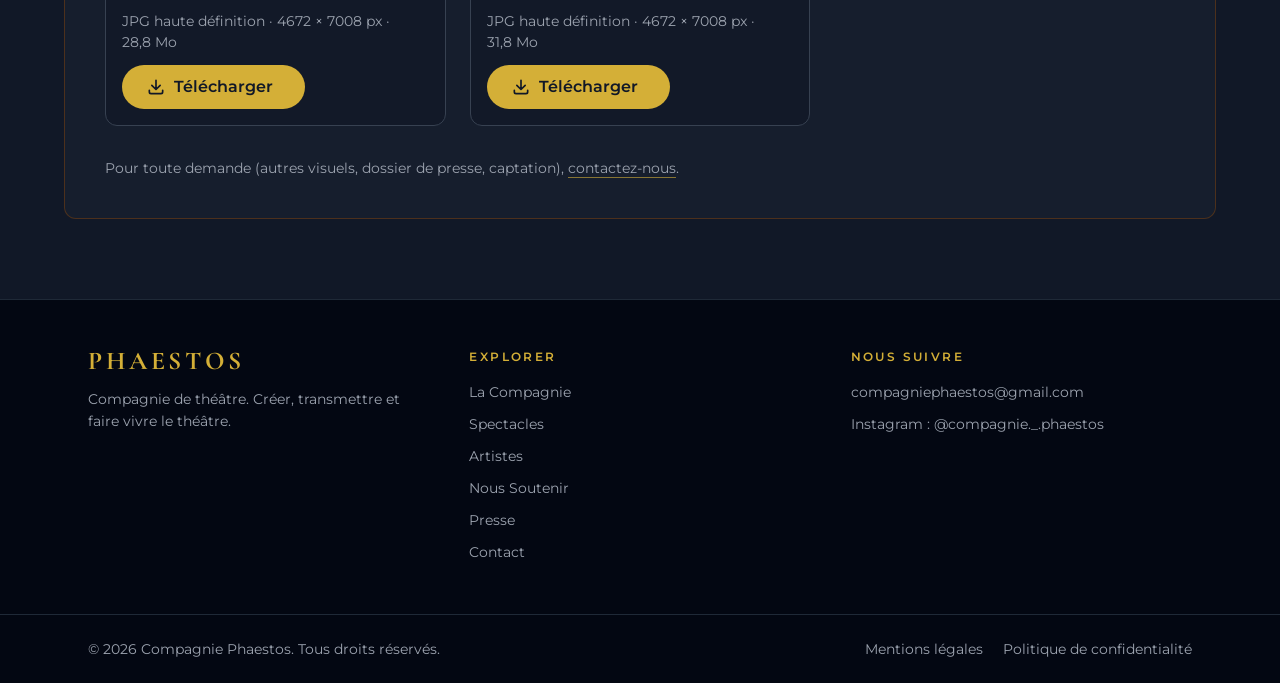
<file: pages/presse.html>
<!DOCTYPE html>
<html lang="fr">
<head>
    <meta charset="UTF-8">
    <meta name="viewport" content="width=device-width, initial-scale=1.0">
    <title>Presse – Phaestos</title>
    <meta name="description" content="Espace presse de la compagnie Phaestos : communiqué de presse, affiche et photos HD du spectacle « Attentat à la pudeur. Au purgatoire. » à télécharger.">
    <meta name="theme-color" content="#111827">
    <meta property="og:type" content="website">
    <meta property="og:locale" content="fr_FR">
    <meta property="og:site_name" content="Phaestos">
    <meta property="og:title" content="Presse – Phaestos">
    <meta property="og:description" content="Espace presse de la compagnie Phaestos : communiqué de presse, affiche et photos HD du spectacle « Attentat à la pudeur. Au purgatoire. » à télécharger.">
    <link rel="icon" href="../favicon.svg" type="image/svg+xml">
    <link rel="preconnect" href="https://fonts.googleapis.com">
    <link rel="preconnect" href="https://fonts.gstatic.com" crossorigin>
    <link rel="stylesheet" href="https://fonts.googleapis.com/css2?family=Cormorant+Garamond:wght@300;400;600;700&family=Montserrat:wght@300;400;500;600&display=swap">
    <link rel="stylesheet" href="../tailwind.css">
    <link rel="stylesheet" href="../styles.css">
    <script src="../components.js"></script>
    <noscript><style>.scroll-reveal{opacity:1;transform:none}</style></noscript>
</head>
<body class="bg-gray-900 text-gray-100">

    <a href="#contenu" class="skip-link">Aller au contenu</a>
    <site-header></site-header>

    <main id="contenu">

    <!-- Page Header -->
    <header class="page-header">
        <div class="container mx-auto px-6 text-center">
            <h1 class="text-4xl sm:text-5xl md:text-6xl font-bold golden-accent mb-4">Presse</h1>
            <p class="text-lg md:text-xl text-gray-300">Communiqué, affiche et photos du spectacle</p>
        </div>
    </header>

    <section class="bg-gray-900 py-12 md:py-20">
        <div class="container mx-auto px-4 sm:px-6">
            <div class="mx-auto max-w-6xl space-y-14">

                <!-- Communiqué et affiche -->
                <div class="panel scroll-reveal">
                    <div class="mb-4 flex items-center gap-4">
                        <h2 class="section-label">Communiqué et affiche</h2>
                        <span class="section-rule"></span>
                    </div>
                    <p class="mb-8 max-w-3xl text-base text-gray-300 sm:text-lg">Les documents officiels de la compagnie, libres de droits pour toute publication en lien avec le spectacle <em>Attentat à la pudeur. Au purgatoire.</em></p>

                    <div class="grid gap-6 md:grid-cols-2">
                        <!-- Communiqué -->
                        <article class="press-doc">
                            <span class="press-doc-icon" aria-hidden="true">
                                <svg class="h-10 w-10 text-golden" fill="none" stroke="currentColor" viewBox="0 0 24 24"><path stroke-linecap="round" stroke-linejoin="round" stroke-width="1.5" d="M9 12h6m-6 4h6m2 5H7a2 2 0 01-2-2V5a2 2 0 012-2h5.586a1 1 0 01.707.293l5.414 5.414a1 1 0 01.293.707V19a2 2 0 01-2 2z"></path></svg>
                            </span>
                            <h3 class="text-2xl font-semibold text-gray-50 sm:text-3xl">Communiqué de presse</h3>
                            <p class="text-gray-300">La première création de la Compagnie Phaestos en tournée pour 2027.</p>
                            <p class="press-meta">Document Word (.docx) · 16&nbsp;Ko</p>
                            <a href="../images/presse/COMPAGNIE%20PHAESTOS.docx" download class="press-btn">
                                <svg class="h-5 w-5" aria-hidden="true" fill="none" stroke="currentColor" viewBox="0 0 24 24"><path stroke-linecap="round" stroke-linejoin="round" stroke-width="2" d="M4 16v2a2 2 0 002 2h12a2 2 0 002-2v-2M7 10l5 5m0 0l5-5m-5 5V4"></path></svg>
                                Télécharger<span class="sr-only"> le communiqué de presse (Word, 16&nbsp;Ko)</span>
                            </a>
                        </article>

                        <!-- Affiche -->
                        <article class="press-doc">
                            <div class="press-poster">
                                <img src="../images/presse/miniatures/affiche_recto.webp" width="636" height="900" loading="lazy" decoding="async" alt="Affiche du spectacle « Attentat à la pudeur. Au purgatoire. »">
                            </div>
                            <h3 class="text-2xl font-semibold text-gray-50 sm:text-3xl">Affiche du spectacle</h3>
                            <p class="press-meta">PNG · 1414&nbsp;×&nbsp;2000&nbsp;px · 1,2&nbsp;Mo</p>
                            <a href="../images/presse/affiche_recto.png" download class="press-btn">
                                <svg class="h-5 w-5" aria-hidden="true" fill="none" stroke="currentColor" viewBox="0 0 24 24"><path stroke-linecap="round" stroke-linejoin="round" stroke-width="2" d="M4 16v2a2 2 0 002 2h12a2 2 0 002-2v-2M7 10l5 5m0 0l5-5m-5 5V4"></path></svg>
                                Télécharger<span class="sr-only"> l'affiche du spectacle (PNG, 1,2&nbsp;Mo)</span>
                            </a>
                        </article>
                    </div>
                </div>

                <!-- Photos -->
                <div class="panel scroll-reveal">
                    <div class="mb-4 flex items-center gap-4">
                        <h2 class="section-label">Photos du spectacle</h2>
                        <span class="section-rule"></span>
                    </div>
                    <p class="mb-8 max-w-3xl text-base text-gray-300 sm:text-lg">11 photos en haute définition</p>

                    <div class="mb-8 flex flex-col items-start gap-3 rounded-xl border border-golden/40 bg-gray-900/70 p-4 sm:flex-row sm:items-center sm:gap-6 sm:p-5">
                        <a href="../images/presse/photos-spectacle-phaestos.zip" download class="press-btn">
                            <svg class="h-5 w-5" aria-hidden="true" fill="none" stroke="currentColor" viewBox="0 0 24 24"><path stroke-linecap="round" stroke-linejoin="round" stroke-width="2" d="M4 16v2a2 2 0 002 2h12a2 2 0 002-2v-2M7 10l5 5m0 0l5-5m-5 5V4"></path></svg>
                            Tout télécharger (287&nbsp;Mo)<span class="sr-only"> : 11 photos HD - ZIP</span>
                        </a>
                        <p class="press-meta">11 photos HD - ZIP</p>
                    </div>

                    <ul class="press-grid" role="list">
                        <li class="press-card scroll-reveal">
                            <div class="press-thumb">
                                <img src="../images/presse/miniatures/pay-aap1.webp" width="900" height="600" loading="lazy" decoding="async" alt="Photo 1 du spectacle « Attentat à la pudeur. Au purgatoire. » (paysage)">
                            </div>
                            <div class="press-card-body">
                                <p class="press-card-title">Photo 1</p>
                                <p class="press-meta">JPG haute définition · 7008&nbsp;×&nbsp;4672&nbsp;px · 18,3&nbsp;Mo</p>
                                <a href="../images/presse/pay-aap1.jpg" download class="press-btn">
                                    <svg class="h-5 w-5" aria-hidden="true" fill="none" stroke="currentColor" viewBox="0 0 24 24"><path stroke-linecap="round" stroke-linejoin="round" stroke-width="2" d="M4 16v2a2 2 0 002 2h12a2 2 0 002-2v-2M7 10l5 5m0 0l5-5m-5 5V4"></path></svg>
                                    Télécharger<span class="sr-only"> la photo 1 en haute définition (18,3&nbsp;Mo)</span>
                                </a>
                            </div>
                        </li>
                        <li class="press-card scroll-reveal">
                            <div class="press-thumb">
                                <img src="../images/presse/miniatures/pay-aap2.webp" width="900" height="600" loading="lazy" decoding="async" alt="Photo 2 du spectacle « Attentat à la pudeur. Au purgatoire. » (paysage)">
                            </div>
                            <div class="press-card-body">
                                <p class="press-card-title">Photo 2</p>
                                <p class="press-meta">JPG haute définition · 7008&nbsp;×&nbsp;4672&nbsp;px · 22,5&nbsp;Mo</p>
                                <a href="../images/presse/pay-aap2.jpg" download class="press-btn">
                                    <svg class="h-5 w-5" aria-hidden="true" fill="none" stroke="currentColor" viewBox="0 0 24 24"><path stroke-linecap="round" stroke-linejoin="round" stroke-width="2" d="M4 16v2a2 2 0 002 2h12a2 2 0 002-2v-2M7 10l5 5m0 0l5-5m-5 5V4"></path></svg>
                                    Télécharger<span class="sr-only"> la photo 2 en haute définition (22,5&nbsp;Mo)</span>
                                </a>
                            </div>
                        </li>
                        <li class="press-card scroll-reveal">
                            <div class="press-thumb">
                                <img src="../images/presse/miniatures/pay-aap3.webp" width="900" height="600" loading="lazy" decoding="async" alt="Photo 3 du spectacle « Attentat à la pudeur. Au purgatoire. » (paysage)">
                            </div>
                            <div class="press-card-body">
                                <p class="press-card-title">Photo 3</p>
                                <p class="press-meta">JPG haute définition · 7008&nbsp;×&nbsp;4672&nbsp;px · 18,4&nbsp;Mo</p>
                                <a href="../images/presse/pay-aap3.jpg" download class="press-btn">
                                    <svg class="h-5 w-5" aria-hidden="true" fill="none" stroke="currentColor" viewBox="0 0 24 24"><path stroke-linecap="round" stroke-linejoin="round" stroke-width="2" d="M4 16v2a2 2 0 002 2h12a2 2 0 002-2v-2M7 10l5 5m0 0l5-5m-5 5V4"></path></svg>
                                    Télécharger<span class="sr-only"> la photo 3 en haute définition (18,4&nbsp;Mo)</span>
                                </a>
                            </div>
                        </li>
                        <li class="press-card scroll-reveal">
                            <div class="press-thumb">
                                <img src="../images/presse/miniatures/pay-aap4.webp" width="900" height="600" loading="lazy" decoding="async" alt="Photo 4 du spectacle « Attentat à la pudeur. Au purgatoire. » (paysage)">
                            </div>
                            <div class="press-card-body">
                                <p class="press-card-title">Photo 4</p>
                                <p class="press-meta">JPG haute définition · 7008&nbsp;×&nbsp;4672&nbsp;px · 30,3&nbsp;Mo</p>
                                <a href="../images/presse/pay-aap4.jpg" download class="press-btn">
                                    <svg class="h-5 w-5" aria-hidden="true" fill="none" stroke="currentColor" viewBox="0 0 24 24"><path stroke-linecap="round" stroke-linejoin="round" stroke-width="2" d="M4 16v2a2 2 0 002 2h12a2 2 0 002-2v-2M7 10l5 5m0 0l5-5m-5 5V4"></path></svg>
                                    Télécharger<span class="sr-only"> la photo 4 en haute définition (30,3&nbsp;Mo)</span>
                                </a>
                            </div>
                        </li>
                        <li class="press-card scroll-reveal">
                            <div class="press-thumb">
                                <img src="../images/presse/miniatures/pay-aap5.webp" width="900" height="600" loading="lazy" decoding="async" alt="Photo 5 du spectacle « Attentat à la pudeur. Au purgatoire. » (paysage)">
                            </div>
                            <div class="press-card-body">
                                <p class="press-card-title">Photo 5</p>
                                <p class="press-meta">JPG haute définition · 7008&nbsp;×&nbsp;4672&nbsp;px · 30,0&nbsp;Mo</p>
                                <a href="../images/presse/pay-aap5.jpg" download class="press-btn">
                                    <svg class="h-5 w-5" aria-hidden="true" fill="none" stroke="currentColor" viewBox="0 0 24 24"><path stroke-linecap="round" stroke-linejoin="round" stroke-width="2" d="M4 16v2a2 2 0 002 2h12a2 2 0 002-2v-2M7 10l5 5m0 0l5-5m-5 5V4"></path></svg>
                                    Télécharger<span class="sr-only"> la photo 5 en haute définition (30,0&nbsp;Mo)</span>
                                </a>
                            </div>
                        </li>
                        <li class="press-card scroll-reveal">
                            <div class="press-thumb">
                                <img src="../images/presse/miniatures/pay-aap6.webp" width="900" height="600" loading="lazy" decoding="async" alt="Photo 6 du spectacle « Attentat à la pudeur. Au purgatoire. » (paysage)">
                            </div>
                            <div class="press-card-body">
                                <p class="press-card-title">Photo 6</p>
                                <p class="press-meta">JPG haute définition · 7008&nbsp;×&nbsp;4672&nbsp;px · 34,6&nbsp;Mo</p>
                                <a href="../images/presse/pay-aap6.jpg" download class="press-btn">
                                    <svg class="h-5 w-5" aria-hidden="true" fill="none" stroke="currentColor" viewBox="0 0 24 24"><path stroke-linecap="round" stroke-linejoin="round" stroke-width="2" d="M4 16v2a2 2 0 002 2h12a2 2 0 002-2v-2M7 10l5 5m0 0l5-5m-5 5V4"></path></svg>
                                    Télécharger<span class="sr-only"> la photo 6 en haute définition (34,6&nbsp;Mo)</span>
                                </a>
                            </div>
                        </li>
                        <li class="press-card scroll-reveal">
                            <div class="press-thumb">
                                <img src="../images/presse/miniatures/pay-aap7.webp" width="900" height="600" loading="lazy" decoding="async" alt="Photo 7 du spectacle « Attentat à la pudeur. Au purgatoire. » (paysage)">
                            </div>
                            <div class="press-card-body">
                                <p class="press-card-title">Photo 7</p>
                                <p class="press-meta">JPG haute définition · 7008&nbsp;×&nbsp;4672&nbsp;px · 34,4&nbsp;Mo</p>
                                <a href="../images/presse/pay-aap7.jpg" download class="press-btn">
                                    <svg class="h-5 w-5" aria-hidden="true" fill="none" stroke="currentColor" viewBox="0 0 24 24"><path stroke-linecap="round" stroke-linejoin="round" stroke-width="2" d="M4 16v2a2 2 0 002 2h12a2 2 0 002-2v-2M7 10l5 5m0 0l5-5m-5 5V4"></path></svg>
                                    Télécharger<span class="sr-only"> la photo 7 en haute définition (34,4&nbsp;Mo)</span>
                                </a>
                            </div>
                        </li>
                        <li class="press-card scroll-reveal">
                            <div class="press-thumb">
                                <img src="../images/presse/miniatures/pay-aap8.webp" width="900" height="600" loading="lazy" decoding="async" alt="Photo 8 du spectacle « Attentat à la pudeur. Au purgatoire. » (paysage)">
                            </div>
                            <div class="press-card-body">
                                <p class="press-card-title">Photo 8</p>
                                <p class="press-meta">JPG haute définition · 7008&nbsp;×&nbsp;4672&nbsp;px · 24,7&nbsp;Mo</p>
                                <a href="../images/presse/pay-aap8.jpg" download class="press-btn">
                                    <svg class="h-5 w-5" aria-hidden="true" fill="none" stroke="currentColor" viewBox="0 0 24 24"><path stroke-linecap="round" stroke-linejoin="round" stroke-width="2" d="M4 16v2a2 2 0 002 2h12a2 2 0 002-2v-2M7 10l5 5m0 0l5-5m-5 5V4"></path></svg>
                                    Télécharger<span class="sr-only"> la photo 8 en haute définition (24,7&nbsp;Mo)</span>
                                </a>
                            </div>
                        </li>
                        <li class="press-card scroll-reveal">
                            <div class="press-thumb">
                                <img src="../images/presse/miniatures/pay-aap9.webp" width="900" height="600" loading="lazy" decoding="async" alt="Photo 9 du spectacle « Attentat à la pudeur. Au purgatoire. » (paysage)">
                            </div>
                            <div class="press-card-body">
                                <p class="press-card-title">Photo 9</p>
                                <p class="press-meta">JPG haute définition · 7008&nbsp;×&nbsp;4672&nbsp;px · 12,6&nbsp;Mo</p>
                                <a href="../images/presse/pay-aap9.jpg" download class="press-btn">
                                    <svg class="h-5 w-5" aria-hidden="true" fill="none" stroke="currentColor" viewBox="0 0 24 24"><path stroke-linecap="round" stroke-linejoin="round" stroke-width="2" d="M4 16v2a2 2 0 002 2h12a2 2 0 002-2v-2M7 10l5 5m0 0l5-5m-5 5V4"></path></svg>
                                    Télécharger<span class="sr-only"> la photo 9 en haute définition (12,6&nbsp;Mo)</span>
                                </a>
                            </div>
                        </li>
                        <li class="press-card scroll-reveal">
                            <div class="press-thumb">
                                <img src="../images/presse/miniatures/por-aap1.webp" width="600" height="900" loading="lazy" decoding="async" alt="Photo 10 du spectacle « Attentat à la pudeur. Au purgatoire. » (portrait)">
                            </div>
                            <div class="press-card-body">
                                <p class="press-card-title">Photo 10</p>
                                <p class="press-meta">JPG haute définition · 4672&nbsp;×&nbsp;7008&nbsp;px · 28,8&nbsp;Mo</p>
                                <a href="../images/presse/por-aap1.jpg" download class="press-btn">
                                    <svg class="h-5 w-5" aria-hidden="true" fill="none" stroke="currentColor" viewBox="0 0 24 24"><path stroke-linecap="round" stroke-linejoin="round" stroke-width="2" d="M4 16v2a2 2 0 002 2h12a2 2 0 002-2v-2M7 10l5 5m0 0l5-5m-5 5V4"></path></svg>
                                    Télécharger<span class="sr-only"> la photo 10 en haute définition (28,8&nbsp;Mo)</span>
                                </a>
                            </div>
                        </li>
                        <li class="press-card scroll-reveal">
                            <div class="press-thumb">
                                <img src="../images/presse/miniatures/por-aap2.webp" width="600" height="900" loading="lazy" decoding="async" alt="Photo 11 du spectacle « Attentat à la pudeur. Au purgatoire. » (portrait)">
                            </div>
                            <div class="press-card-body">
                                <p class="press-card-title">Photo 11</p>
                                <p class="press-meta">JPG haute définition · 4672&nbsp;×&nbsp;7008&nbsp;px · 31,8&nbsp;Mo</p>
                                <a href="../images/presse/por-aap2.jpg" download class="press-btn">
                                    <svg class="h-5 w-5" aria-hidden="true" fill="none" stroke="currentColor" viewBox="0 0 24 24"><path stroke-linecap="round" stroke-linejoin="round" stroke-width="2" d="M4 16v2a2 2 0 002 2h12a2 2 0 002-2v-2M7 10l5 5m0 0l5-5m-5 5V4"></path></svg>
                                    Télécharger<span class="sr-only"> la photo 11 en haute définition (31,8&nbsp;Mo)</span>
                                </a>
                            </div>
                        </li>
                    </ul>

                    <p class="mt-8 text-sm text-gray-400">Pour toute demande (autres visuels, dossier de presse, captation), <a class="underline decoration-golden/60 underline-offset-4 hover:text-golden" href="contact.html">contactez-nous</a>.</p>
                </div>

            </div>
        </div>
    </section>

</main>

    <site-footer></site-footer>

    <script src="../scripts.js" defer></script>
</body>
</html>
</file>
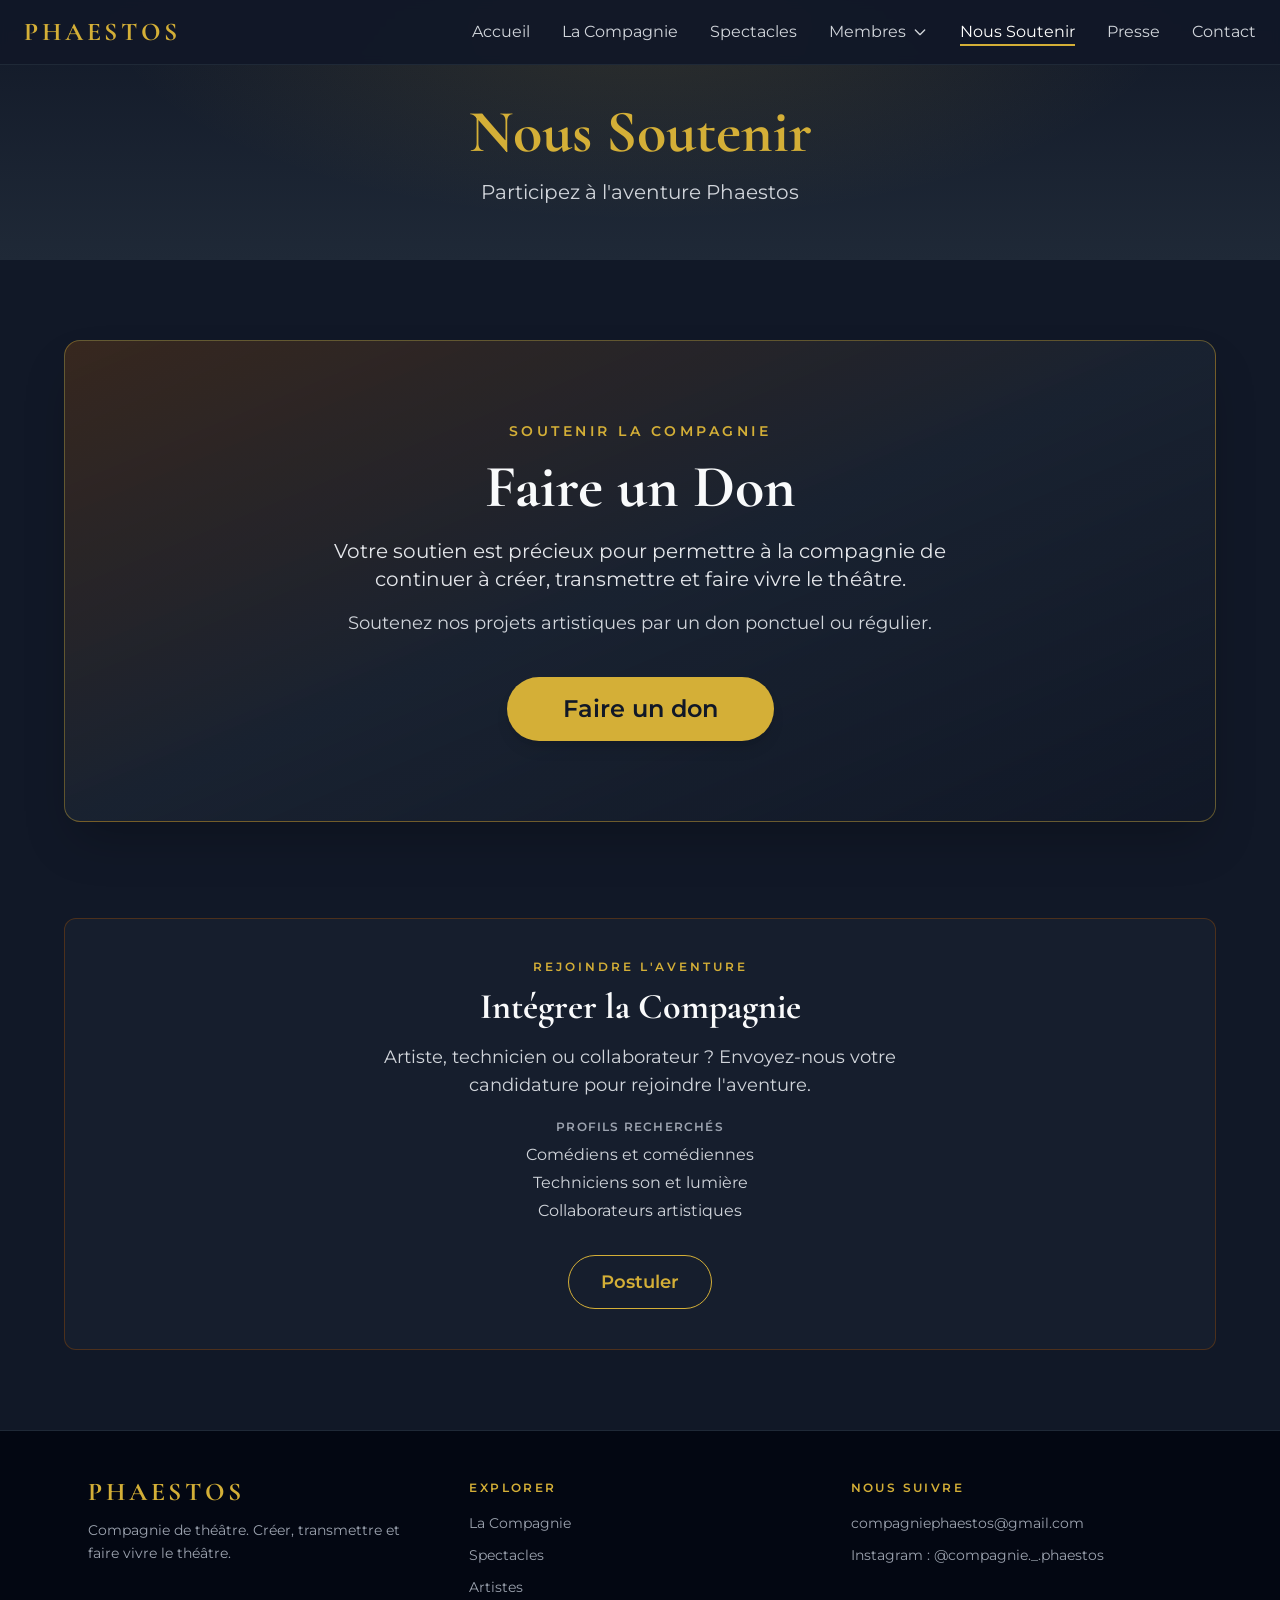
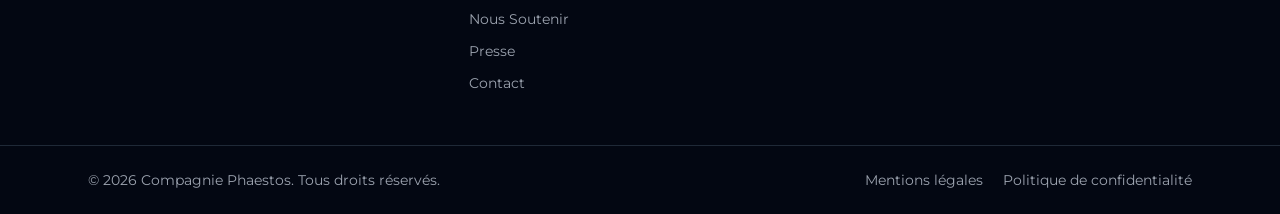
<file: pages/soutenir.html>
<!DOCTYPE html>
<html lang="fr">
<head>
    <meta charset="UTF-8">
    <meta name="viewport" content="width=device-width, initial-scale=1.0">
    <title>Nous soutenir – Phaestos</title>
    <meta name="description" content="Soutenez la compagnie de théâtre Phaestos par un don, ou candidatez pour rejoindre l'aventure comme comédien, technicien ou collaborateur.">
    <meta name="theme-color" content="#111827">
    <meta property="og:type" content="website">
    <meta property="og:locale" content="fr_FR">
    <meta property="og:site_name" content="Phaestos">
    <meta property="og:title" content="Nous soutenir – Phaestos">
    <meta property="og:description" content="Soutenez la compagnie de théâtre Phaestos par un don, ou candidatez pour rejoindre l'aventure comme comédien, technicien ou collaborateur.">
    <link rel="icon" href="../favicon.svg" type="image/svg+xml">
    <link rel="preconnect" href="https://fonts.googleapis.com">
    <link rel="preconnect" href="https://fonts.gstatic.com" crossorigin>
    <link rel="stylesheet" href="https://fonts.googleapis.com/css2?family=Cormorant+Garamond:wght@300;400;600;700&family=Montserrat:wght@300;400;500;600&display=swap">
    <link rel="stylesheet" href="../tailwind.css">
    <link rel="stylesheet" href="../styles.css">
    <script src="../components.js"></script>
    <noscript><style>.scroll-reveal{opacity:1;transform:none}</style></noscript>
</head>
<body class="bg-gray-900 text-gray-100">

    <a href="#contenu" class="skip-link">Aller au contenu</a>
    <site-header></site-header>

    <main id="contenu">

    <!-- Page Header -->
    <header class="page-header">
        <div class="container mx-auto px-6 text-center">
            <h1 class="text-4xl sm:text-5xl md:text-6xl font-bold golden-accent mb-4">Nous Soutenir</h1>
            <p class="text-lg md:text-xl text-gray-300">Participez à l'aventure Phaestos</p>
        </div>
    </header>

    <section class="bg-gray-900 py-12 md:py-20">
        <div class="container mx-auto px-4 sm:px-6">
            <div class="mx-auto max-w-6xl space-y-14 md:space-y-24">

                <!-- Don : mis en avant -->
                <div class="scroll-reveal overflow-hidden rounded-2xl border border-golden/40 bg-gradient-to-br from-yellow-900/40 via-gray-800/60 to-gray-900 px-6 py-12 text-center shadow-2xl sm:px-10 md:py-20">
                    <p class="mb-4 text-sm font-semibold uppercase tracking-[0.25em] golden-accent">Soutenir la compagnie</p>
                    <h2 class="mb-5 text-4xl font-bold text-gray-50 sm:text-5xl md:text-6xl">Faire un Don</h2>
                    <p class="mx-auto mb-4 max-w-2xl text-base leading-relaxed text-gray-200 sm:text-lg md:text-xl">
                        Votre soutien est précieux pour permettre à la compagnie de continuer à créer, transmettre et faire vivre le théâtre.
                    </p>
                    <p class="mx-auto mb-10 max-w-2xl text-base text-gray-300 sm:text-lg">
                        Soutenez nos projets artistiques par un don ponctuel ou régulier.
                    </p>
                    <a href="https://www.helloasso.com/associations/compagnie-phaestos/formulaires/1" target="_blank" rel="noopener noreferrer" class="inline-block rounded-full bg-golden px-10 py-4 text-xl font-semibold text-gray-900 shadow-lg transition hover:bg-yellow-500 md:px-14 md:text-2xl">
                        Faire un don<span class="sr-only"> (nouvel onglet)</span>
                    </a>
                </div>

                <!-- Candidature : même famille que le don, en plus discret -->
                <div class="panel scroll-reveal px-6 py-10 text-center sm:px-10 md:py-14">
                    <p class="mb-3 text-xs font-semibold uppercase tracking-[0.25em] golden-accent">Rejoindre l'aventure</p>
                    <h2 class="mb-4 text-3xl font-bold text-gray-50 md:text-4xl">Intégrer la Compagnie</h2>
                    <p class="mx-auto mb-5 max-w-xl text-base leading-relaxed text-gray-300 sm:text-lg">
                        Artiste, technicien ou collaborateur ? Envoyez-nous votre candidature pour rejoindre l'aventure.
                    </p>
                    <p class="mb-2 text-xs font-semibold uppercase tracking-widest text-gray-400">Profils recherchés</p>
                    <ul class="mx-auto mb-8 flex max-w-2xl flex-col items-center gap-1 text-base text-gray-300">
                        <li>Comédiens et comédiennes</li>
                        <li>Techniciens son et lumière</li>
                        <li>Collaborateurs artistiques</li>
                    </ul>
                    <a href="contact.html" class="inline-block rounded-full border border-golden px-8 py-3 text-lg font-semibold text-golden transition hover:bg-golden hover:text-gray-900">
                        Postuler
                    </a>
                </div>

            </div>
        </div>
    </section>

    
</main>

    <site-footer></site-footer>

    <script src="../scripts.js" defer></script>
</body>
</html>
</file>
<file: styles.css>
html {
    scroll-padding-top: 5rem; /* l'en-tête fixe ne masque plus les ancres */
}

body {
    font-family: 'Montserrat', sans-serif;
}

site-header,
site-footer {
    display: block;
}

h1, h2, h3, h4, h5, h6 {
    font-family: 'Cormorant Garamond', serif;
}

.hero-slider {
    position: relative;
    height: 100vh;
    height: 100svh; /* évite le saut de la barre d'adresse sur mobile */
    overflow: hidden;
}

.hero-slide {
    position: absolute;
    top: 0;
    left: 0;
    width: 100%;
    height: 100%;
    opacity: 0;
    transition: opacity 2s ease-in-out;
    background-image: var(--img-desktop);
    background-size: cover;
    background-position: center;
}

.hero-slide.active {
    opacity: 1;
}

/* Mobile : on remplace l'image par la version mobile */
@media (max-width: 768px) {
    .hero-slide {
        background-image: var(--img-mobile);
        background-size: cover;
        background-position: center;
    }
}

.hero-overlay {
    position: absolute;
    inset: 0;
    background: linear-gradient(to bottom, rgba(0, 0, 0, 0.3), rgba(0, 0, 0, 0.6));
}

.nav-link {
    position: relative;
    transition: color 0.3s ease;
}

.nav-link::after {
    content: '';
    position: absolute;
    bottom: -2px;
    left: 0;
    width: 0;
    height: 2px;
    background-color: #d4af37;
    transition: width 0.3s ease;
}

.nav-link:hover::after,
.nav-link-active::after {
    width: 100%;
}

.nav-dropdown {
    position: relative;
}

.nav-dropdown-menu {
    position: absolute;
    top: calc(100% + 18px);
    left: 50%;
    min-width: 240px;
    padding: 0.75rem;
    border: 1px solid rgba(75, 85, 99, 0.8);
    border-radius: 1rem;
    background: rgba(17, 24, 39, 0.98);
    box-shadow: 0 20px 40px rgba(0, 0, 0, 0.45);
    opacity: 0;
    visibility: hidden;
    transform: translate(-50%, 12px);
    transition: opacity 0.25s ease, transform 0.25s ease, visibility 0.25s ease;
    backdrop-filter: blur(10px);
    z-index: 70;
}

.nav-dropdown:hover .nav-dropdown-menu,
.nav-dropdown:focus-within .nav-dropdown-menu {
    opacity: 1;
    visibility: visible;
    transform: translate(-50%, 0);
}

.dropdown-link {
    display: block;
    padding: 0.7rem 0.9rem;
    border-radius: 0.75rem;
    color: #d1d5db;
    transition: background-color 0.2s ease, color 0.2s ease, transform 0.2s ease;
}

.dropdown-link:hover,
.dropdown-link-active {
    color: #fff;
    background: rgba(212, 175, 55, 0.12);
    transform: translateX(4px);
}

.mobile-submenu {
    margin-top: 0.75rem;
    margin-left: 1rem;
    padding-left: 1rem;
    border-left: 1px solid rgba(212, 175, 55, 0.4);
}

.mobile-submenu-link {
    display: block;
    padding: 0.35rem 0;
    color: #9ca3af;
    transition: color 0.2s ease;
}

.mobile-submenu-link:hover,
.mobile-submenu-link-active {
    color: #fff;
}

.scroll-reveal {
    opacity: 0;
    transform: translateY(30px);
    transition: opacity 0.8s ease, transform 0.8s ease;
}

.scroll-reveal.revealed {
    opacity: 1;
    transform: translateY(0);
}

.card-hover {
    transition: transform 0.3s ease, box-shadow 0.3s ease;
}

.card-hover:hover {
    transform: translateY(-10px);
    box-shadow: 0 20px 40px rgba(0, 0, 0, 0.3);
}

.golden-accent {
    color: #d4af37;
}

.bg-golden {
    background-color: #d4af37;
}

.border-golden {
    border-color: #d4af37;
}

.page-header {
    display: flex;
    align-items: center;
    height: 17.5rem; /* hauteur de bandeau identique sur toutes les pages */
    padding-top: 5.5rem;
    padding-bottom: 2.5rem;
    background:
        radial-gradient(ellipse at 50% 0%, rgba(212, 175, 55, 0.14), transparent 60%),
        linear-gradient(to bottom, #111827, #1f2937);
}

.member-full-desc {
    transition: opacity 0.3s ease-in-out;
}

.card-hover:hover .member-full-desc {
    opacity: 1 !important;
}

.card-hover:hover .member-short-desc {
    display: none;
}


/* ---------- Page Spectacles ---------- */
.font-display { font-family: 'Cormorant Garamond', serif; }
.font-body { font-family: 'Montserrat', sans-serif; }

.page-header--spectacle {
    background: linear-gradient(to bottom, rgba(17, 24, 39, 0.82), rgba(17, 24, 39, 0.95)),
    url('images/spectacle/pay-aap1.webp');
    background-size: cover;
    background-position: center 30%;
}

.spectacle-photo {
    cursor: zoom-in;
    border-radius: 0.5rem;
}

.spectacle-photo img {
    transition: transform 0.5s ease;
}

.spectacle-photo:hover img {
    transform: scale(1.03);
}

.spectacle-photo:focus-visible {
    outline: 2px solid #d4af37;
    outline-offset: 3px;
}

.fiche-technique > div {
    padding: 0.6rem 0;
    border-top: 1px solid rgba(75, 85, 99, 0.6);
}

.fiche-technique > div:first-child {
    border-top: 0;
    padding-top: 0;
}

.fiche-technique dt {
    font-size: 0.75rem;
    text-transform: uppercase;
    letter-spacing: 0.08em;
    color: #9ca3af;
}

.fiche-technique dd {
    margin-top: 0.15rem;
    color: #f3f4f6;
}

.seances li {
    display: flex;
    justify-content: space-between;
    gap: 1rem;
    padding: 0.35rem 0;
    border-bottom: 1px dashed rgba(75, 85, 99, 0.6);
    color: #e5e7eb;
}

.seances li span {
    color: #9ca3af;
    font-variant-numeric: tabular-nums;
}

details > summary::-webkit-details-marker { display: none; }

details > summary::after {
    content: '+';
    margin-left: 0.5rem;
    color: #9ca3af;
}

details[open] > summary::after { content: '−'; }

/* Visionneuse */
.lightbox {
    width: 100vw;
    height: 100vh;
    height: 100dvh;
    max-width: none;
    max-height: none;
    margin: 0;
    padding: 0;
    border: 0;
    background: transparent;
    color: #f3f4f6;
}

.lightbox::backdrop {
    background: rgba(3, 7, 18, 0.94);
}

.lightbox-inner {
    position: relative;
    width: 100%;
    height: 100%;
    display: flex;
    flex-direction: column;
    align-items: center;
    justify-content: center;
    padding: 3.5rem 1rem 1.5rem;
}

.lightbox-inner img {
    max-width: 100%;
    max-height: calc(100% - 2.5rem);
    object-fit: contain;
    border-radius: 0.375rem;
}

.lightbox-caption {
    margin-top: 0.75rem;
    font-size: 0.875rem;
    color: #9ca3af;
    text-align: center;
}

.lightbox-btn {
    position: absolute;
    display: flex;
    align-items: center;
    justify-content: center;
    width: 2.75rem;
    height: 2.75rem;
    border-radius: 9999px;
    background: rgba(31, 41, 55, 0.8);
    color: #f3f4f6;
    font-size: 1.75rem;
    line-height: 1;
    transition: background-color 0.2s ease, color 0.2s ease;
}

.lightbox-btn:hover,
.lightbox-btn:focus-visible {
    background: #d4af37;
    color: #111827;
    outline: none;
}

.lightbox-close { top: 0.75rem; right: 0.75rem; }
.lightbox-prev { left: 0.75rem; top: 50%; transform: translateY(-50%); }
.lightbox-next { right: 0.75rem; top: 50%; transform: translateY(-50%); }

@media (max-width: 640px) {
    .lightbox-prev,
    .lightbox-next {
        top: auto;
        bottom: 1rem;
        transform: none;
    }
    .lightbox-inner { padding-bottom: 4.5rem; }
}

/* ---------- Page Artistes ---------- */
.member-card {
    overflow: hidden;
    border-radius: 0.5rem;
    border: 1px solid rgba(75, 85, 99, 0.5);
    background: rgba(17, 24, 39, 0.8);
    transition: border-color 0.3s ease, box-shadow 0.3s ease;
}

.member-card:hover,
.member-card:focus-within {
    border-color: rgba(212, 175, 55, 0.55);
    box-shadow: 0 12px 30px rgba(0, 0, 0, 0.35);
}

.member-row { display: flex; }
.member-photo { flex: 0 0 38%; }
.member-photo > img,
.member-photo > div { height: 100%; }
.member-body { flex: 1; min-width: 0; padding: 0.9rem; }
.member-bio { margin: 0 0.9rem 0.5rem; }

.member-name {
    font-size: 1.25rem;
    font-weight: 700;
    line-height: 1.2;
    color: #f9fafb;
}

.member-role {
    margin-top: 0.35rem;
    font-size: 0.65rem;
    font-weight: 600;
    text-transform: uppercase;
    letter-spacing: 0.12em;
    color: #d4af37;
}

.member-short {
    margin-top: 0.6rem;
    font-size: 0.8rem;
    line-height: 1.5;
    color: #9ca3af;
}


.member-bio > summary {
    display: inline-flex;
    align-items: center;
    min-height: 2.5rem;
    cursor: pointer;
    font-size: 0.8rem;
    font-weight: 600;
    color: #eab308;
}

.member-bio > summary:hover { color: #fde047; }

.member-bio > summary:focus-visible {
    outline: 2px solid #d4af37;
    outline-offset: 3px;
    border-radius: 0.25rem;
}

.member-bio-text {
    margin-top: 0.5rem;
    padding-top: 0.75rem;
    border-top: 1px solid rgba(75, 85, 99, 0.6);
    font-size: 0.85rem;
    line-height: 1.65;
    color: #d1d5db;
}

.member-bio-text p + p { margin-top: 0.75rem; }

.member-insta { font-size: 0.75rem; color: #9ca3af; }
.member-insta a { text-decoration: underline; text-underline-offset: 3px; }
.member-insta a:hover { color: #fde047; }

@media (min-width: 640px) {
    .member-row { display: block; }
    .member-photo { width: 100%; }
    .member-photo > img,
    .member-photo > div { height: auto; }
    .member-body { padding: 1.25rem 1.25rem 0; }
    .member-bio { margin: 0.5rem 1.25rem 0.75rem; }
    .member-name { font-size: 1.5rem; }
    .member-role { font-size: 0.7rem; }
    .member-short { font-size: 0.9rem; }
    .member-bio-text { font-size: 0.95rem; }
}


/* ---------- Menu et pied de page (components.js) ---------- */
.site-logo {
    font-family: 'Cormorant Garamond', serif;
    font-size: 1.6rem;
    font-weight: 700;
    letter-spacing: 0.14em;
    line-height: 1;
    color: #d4af37;
}

.site-nav.is-scrolled { background-color: rgba(17, 24, 39, 0.98); }

.menu-toggle {
    display: none; /* affiché sous 1024 px uniquement */
    align-items: center;
    justify-content: center;
    width: 2.75rem;
    height: 2.75rem;
    margin-right: -0.5rem;
    border-radius: 0.5rem;
    color: #fff;
}

@media (max-width: 1023px) {
    .menu-toggle { display: inline-flex; }
}

.menu-toggle:hover { background: rgba(255, 255, 255, 0.08); }

.mobile-panel {
    background: #111827;
    max-height: calc(100vh - 4rem);
    max-height: calc(100dvh - 4rem);
    overflow-y: auto;
    padding: 0.25rem 1rem 1rem;
    border-top: 1px solid rgba(75, 85, 99, 0.5);
}

.mobile-link {
    display: flex;
    align-items: center;
    min-height: 3rem; /* zone tactile confortable */
    padding: 0 0.25rem;
    color: #d1d5db;
    border-bottom: 1px solid rgba(75, 85, 99, 0.35);
}

.mobile-link:hover,
.mobile-link-active { color: #fff; }
.mobile-link-active { box-shadow: inset 3px 0 0 #d4af37; padding-left: 0.75rem; }

.mobile-submenu { margin: 0 0 0.5rem 0.75rem; }
.mobile-submenu-link { padding: 0.7rem 0; min-height: 2.75rem; display: flex; align-items: center; }

.nav-link-active::after { width: 100%; }
.nav-dropdown-menu::before { content: ''; position: absolute; left: 0; right: 0; top: -18px; height: 18px; } /* pont invisible pour garder le survol */

.footer-title {
    font-size: 0.75rem;
    font-weight: 600;
    letter-spacing: 0.2em;
    text-transform: uppercase;
    color: #d4af37;
}

.footer-link {
    display: inline-block;
    padding: 0.25rem 0;
    color: #9ca3af;
    transition: color 0.2s ease;
}

.footer-link:hover { color: #d4af37; }

/* ---------- Accessibilité ---------- */
.skip-link {
    position: absolute;
    left: 1rem;
    top: -4rem;
    z-index: 100;
    padding: 0.6rem 1rem;
    border-radius: 0.5rem;
    background: #d4af37;
    color: #111827;
    font-weight: 600;
    transition: top 0.2s ease;
}

.skip-link:focus { top: 1rem; }

.sr-only {
    position: absolute;
    width: 1px;
    height: 1px;
    margin: -1px;
    padding: 0;
    overflow: hidden;
    clip: rect(0, 0, 0, 0);
    white-space: nowrap;
    border: 0;
}

a:focus-visible,
button:focus-visible,
summary:focus-visible,
input:focus-visible,
textarea:focus-visible {
    outline: 2px solid #d4af37;
    outline-offset: 3px;
}

@media (prefers-reduced-motion: reduce) {
    *, *::before, *::after {
        animation-duration: 0.01ms !important;
        animation-iteration-count: 1 !important;
        transition-duration: 0.01ms !important;
        scroll-behavior: auto !important;
    }
    .scroll-reveal { opacity: 1; transform: none; }
}

/* Sans JavaScript, le contenu doit rester visible */
.no-js .scroll-reveal { opacity: 1; transform: none; }

/* ---------- Composants communs aux pages (même esprit que Spectacles / Artistes) ---------- */
.panel {
    border-radius: 0.75rem;
    border: 1px solid rgba(113, 63, 18, 0.6);
    background: rgba(31, 41, 55, 0.4);
    padding: 1rem;
}

@media (min-width: 640px) { .panel { padding: 1.5rem; } }
@media (min-width: 768px) { .panel { padding: 2.5rem; } }

.section-label {
    font-family: 'Montserrat', sans-serif;
    font-size: 0.875rem;
    font-weight: 600;
    letter-spacing: 0.2em;
    text-transform: uppercase;
    color: #d4af37;
    white-space: nowrap;
}

.section-rule {
    height: 1px;
    flex: 1;
    background: linear-gradient(to right, rgba(161, 98, 7, 0.6), transparent);
}

/* Lisibilité du menu de l'accueil sur les photos claires */
.menu-link { text-shadow: 0 1px 12px rgba(0, 0, 0, 0.75); }

.page-header > .container { width: 100%; }

@media (min-width: 640px) {
    .page-header { height: 16.25rem; }
}


/* ---------- Page Presse ---------- */
.press-grid {
    display: grid;
    grid-template-columns: 1fr;
    gap: 1.25rem;
    list-style: none;
    margin: 0;
    padding: 0;
}
@media (min-width: 560px) { .press-grid { grid-template-columns: repeat(2, 1fr); } }
@media (min-width: 1024px) { .press-grid { grid-template-columns: repeat(3, 1fr); gap: 1.5rem; } }

.press-card, .press-doc {
    display: flex;
    flex-direction: column;
    gap: 0.75rem;
    border-radius: 0.75rem;
    border: 1px solid rgb(55, 65, 81);
    background: rgba(17, 24, 39, 0.7);
    overflow: hidden;
}
.press-doc { padding: 1.5rem; align-items: flex-start; }
.press-card-body { display: flex; flex-direction: column; gap: 0.5rem; padding: 0 1rem 1rem; align-items: flex-start; }
.press-card-title { font-size: 1.125rem; font-weight: 600; color: #f9fafb; }

.press-thumb {
    aspect-ratio: 3 / 2;
    background: #0b1220;
    display: flex;
    align-items: center;
    justify-content: center;
}
.press-thumb img { width: 100%; height: 100%; object-fit: contain; }

.press-poster { align-self: center; max-width: 16rem; width: 100%; }
.press-poster img { width: 100%; height: auto; border-radius: 0.5rem; display: block; }
.press-doc-icon {
    display: inline-flex;
    height: 4rem;
    width: 4rem;
    align-items: center;
    justify-content: center;
    border-radius: 9999px;
    background: rgba(212, 175, 55, 0.2);
}

.press-meta { font-size: 0.875rem; color: #9ca3af; }

.press-btn {
    display: inline-flex;
    align-items: center;
    justify-content: center;
    gap: 0.5rem;
    min-height: 2.75rem;
    margin-top: 0.25rem;
    padding: 0.5rem 1.5rem;
    border-radius: 9999px;
    background: #d4af37;
    color: #111827;
    font-weight: 600;
    transition: background-color 0.2s;
}
.press-btn:hover { background: #eab308; }
.press-btn:focus-visible { outline: 2px solid #fff; outline-offset: 3px; }
@media (max-width: 559px) { .press-btn { width: 100%; } }
</file>
